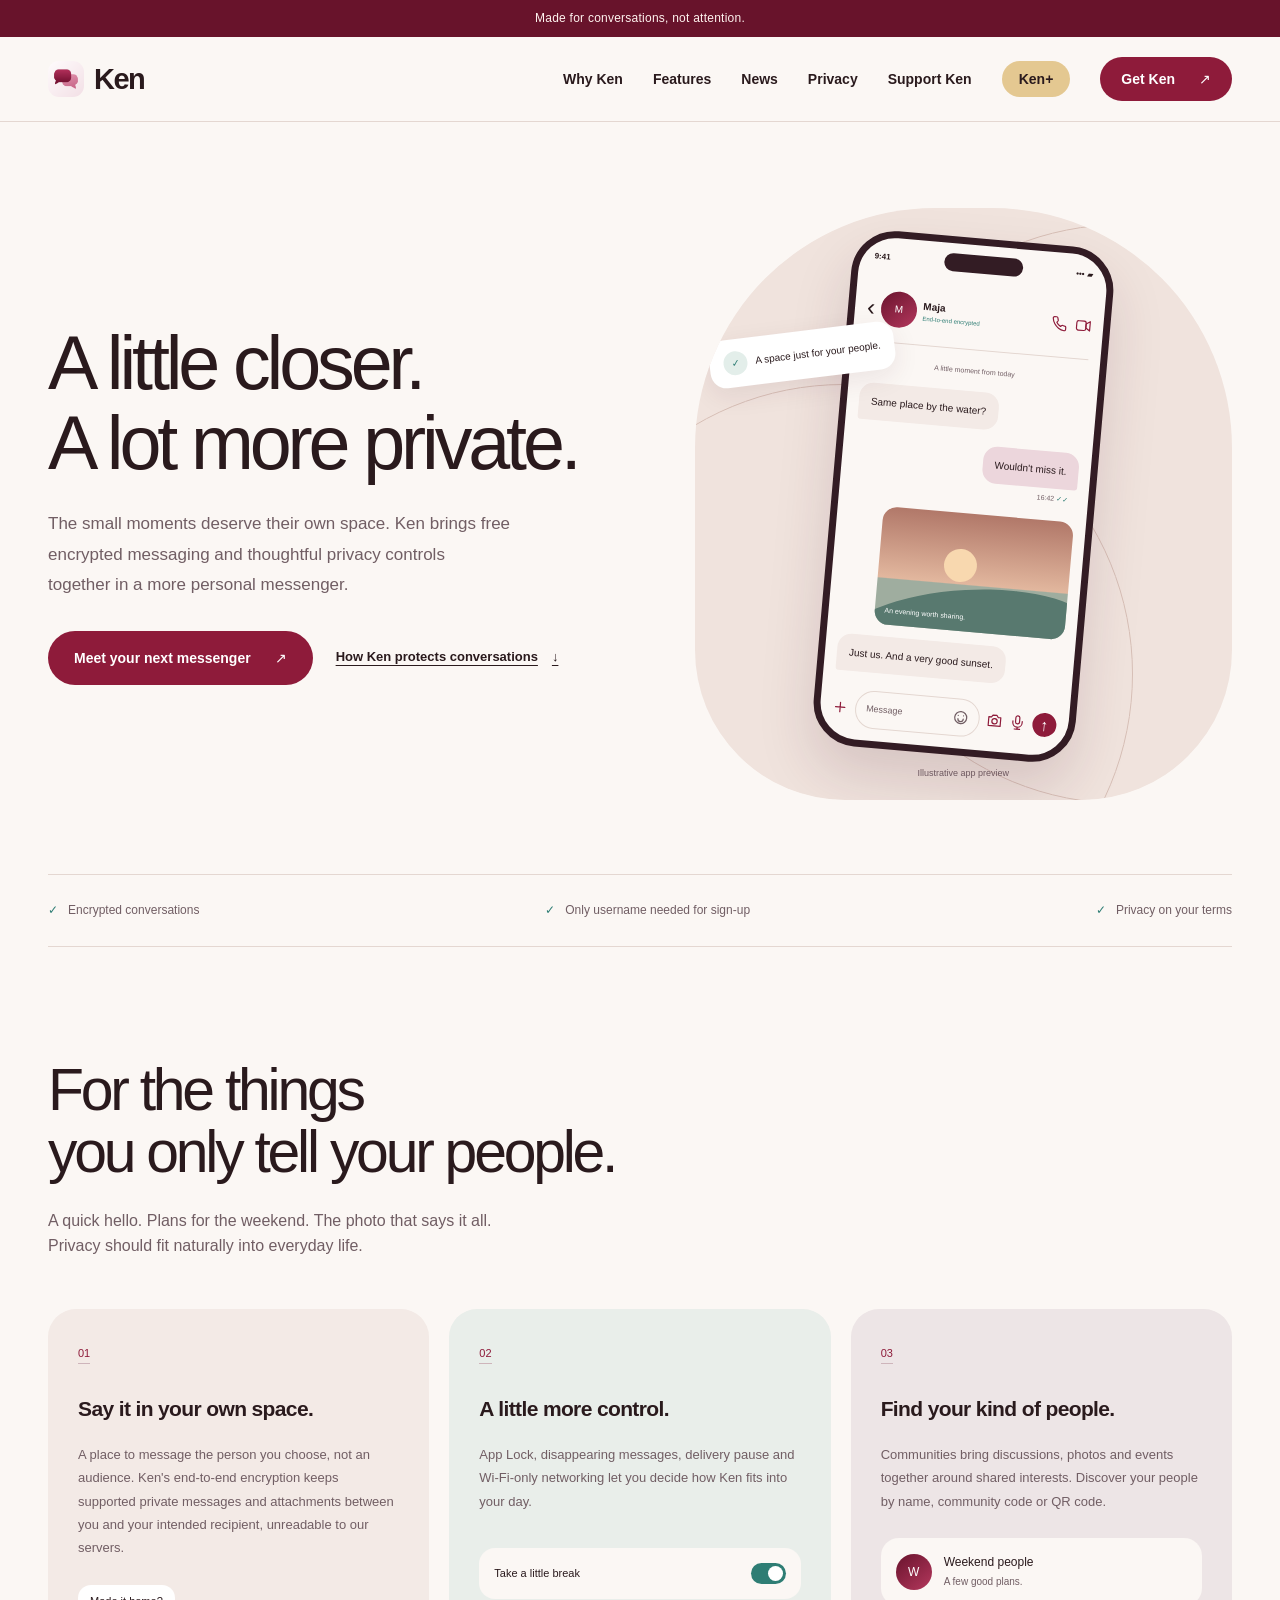
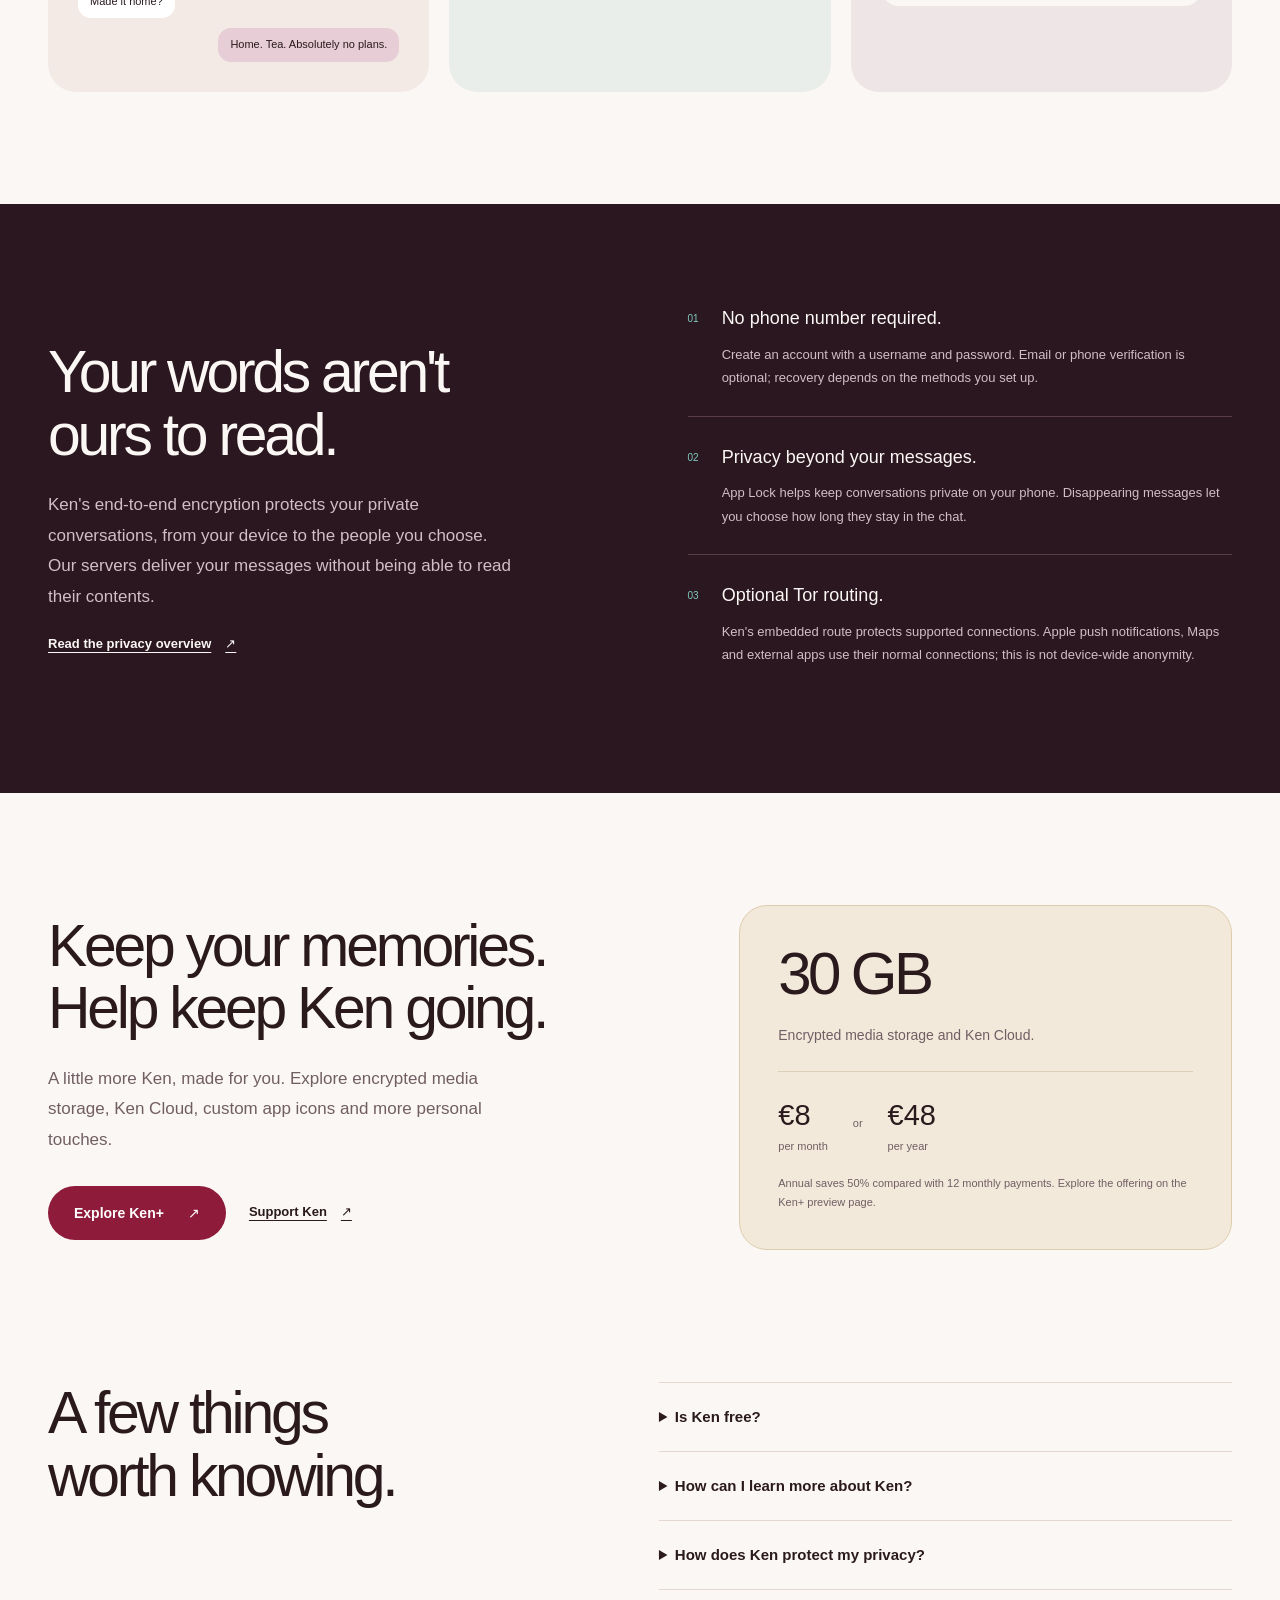
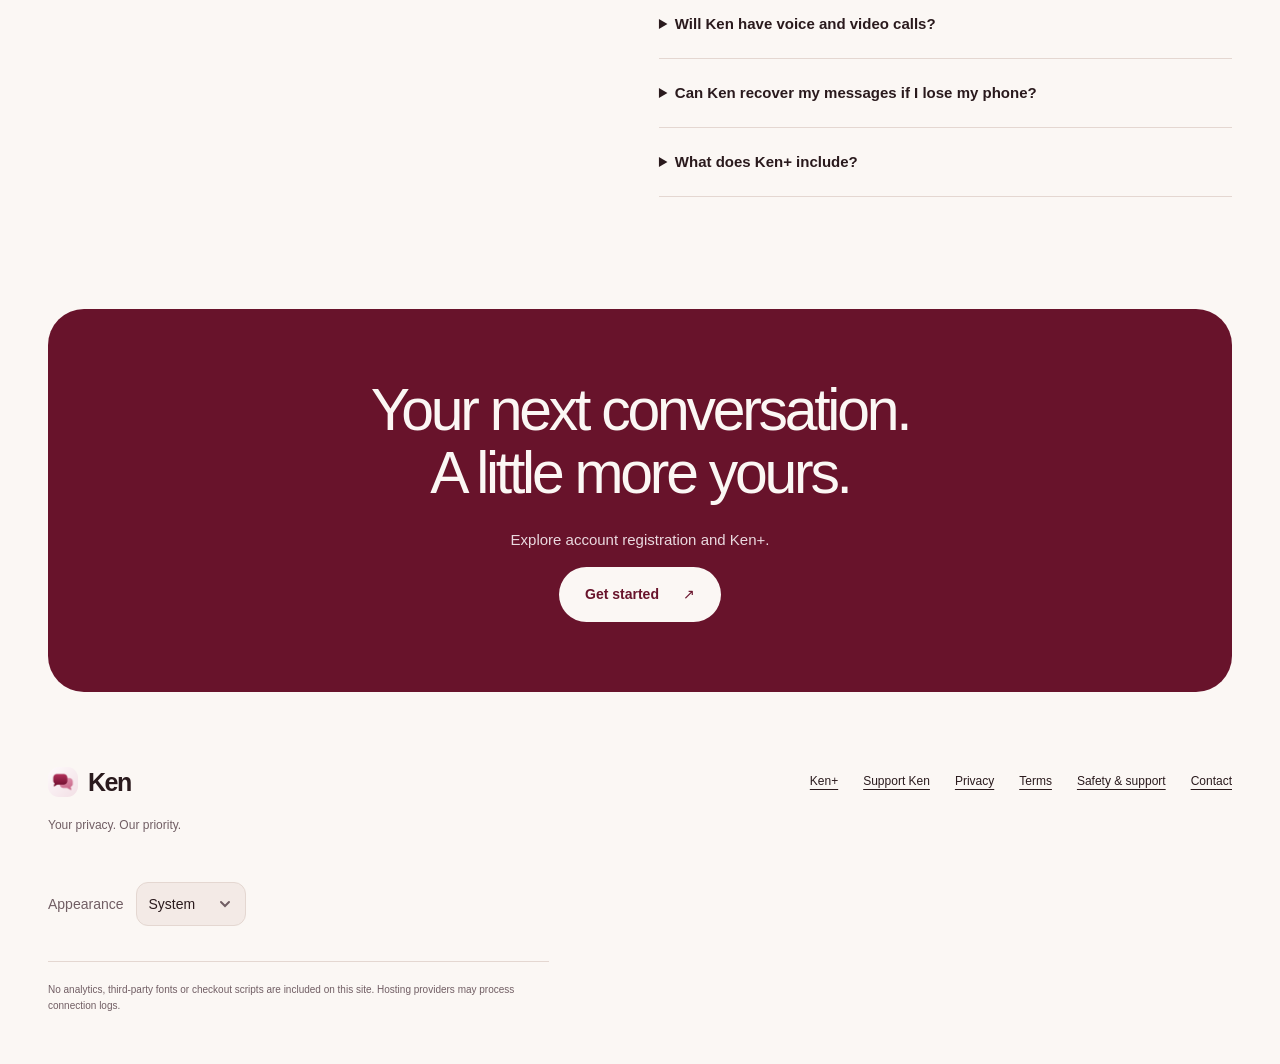
<file: index.html>
<!doctype html>
<html lang="en">
<head>
  <meta charset="utf-8">
  <meta name="viewport" content="width=device-width, initial-scale=1">
  <meta name="description" content="Meet Ken: encrypted messaging, communities and thoughtful privacy controls. Explore the features, Ken+ and news.">
  <link rel="canonical" href="https://kenmessaging.app/">
  <meta name="theme-color" content="#8E1B3A">
  <title>Ken — A little closer. A lot more private.</title>
  <link rel="icon" href="ken-logo.png" type="image/png">
  <link rel="stylesheet" href="styles.css?v=20261112">
  <script src="site.js?v=20261111" defer></script>
</head>
<body>
  <a class="skip" href="#main">Skip to content</a>
  <div class="announcement">Made for conversations, not attention.</div>
  <header class="header"><nav class="wrap navigation" aria-label="Main navigation"><a class="brand" href="https://kenmessaging.app/" aria-label="Ken home"><img src="ken-logo.png" width="36" height="36" alt="">Ken</a><button class="menu-button" aria-expanded="false" aria-controls="nav-links">Menu</button><div class="nav-links" id="nav-links"><a href="https://kenmessaging.app/#why-ken">Why Ken</a><a href="https://kenmessaging.app/features.html">Features</a><a href="https://news.kenmessaging.app/">News</a><a href="https://kenmessaging.app/#privacy">Privacy</a><a href="https://kenmessaging.app/donate.html">Support Ken</a><a class="plus-link" href="https://kenmessaging.app/ken-plus.html" aria-label="Ken+">Ken<span aria-hidden="true">+</span></a><a class="button small" href="https://kenmessaging.app/#get-ken">Get Ken <span aria-hidden="true">↗</span></a></div></nav></header>
  <main id="main">
    <section class="wrap hero">
      <div class="hero-copy">
        <h1>A little closer.<br>A lot more private.</h1>
        <p class="intro">The small moments deserve their own space. Ken brings free encrypted messaging and thoughtful privacy controls together in a more personal messenger.</p>
        <div class="actions"><a class="button" href="#get-ken">Meet your next messenger <span aria-hidden="true">↗</span></a><a class="text-link" href="#privacy">How Ken protects conversations <span aria-hidden="true">↓</span></a></div>
      </div>
      <div class="hero-art" aria-label="Illustration of the Ken app, not a live conversation">
        <span class="art-orbit orbit-one"></span><span class="art-orbit orbit-two"></span>
        <div class="floating-note"><span class="lock-icon" aria-hidden="true">✓</span> A space just for your people.</div>
        <div class="phone">
          <div class="phone-island"></div>
          <div class="phone-status"><span>9:41</span><span aria-hidden="true">••• ▰</span></div>
          <div class="chat-header"><span aria-hidden="true">‹</span><div class="avatar">M</div><div class="chat-contact"><strong>Maja</strong><small>End-to-end encrypted</small></div><div class="chat-actions">
            <svg class="phone-icon" viewBox="0 0 24 24" role="img" aria-label="Voice call"><path d="M22 16.9v3a2 2 0 0 1-2.2 2 19.8 19.8 0 0 1-8.6-3.1 19.5 19.5 0 0 1-6-6A19.8 19.8 0 0 1 2.1 4.2 2 2 0 0 1 4.1 2h3a2 2 0 0 1 2 1.7c.1 1 .4 2 .7 2.9a2 2 0 0 1-.5 2.1L8 10a16 16 0 0 0 6 6l1.3-1.3a2 2 0 0 1 2.1-.5c.9.3 1.9.6 2.9.7a2 2 0 0 1 1.7 2Z"/></svg>
            <svg class="phone-icon" viewBox="0 0 24 24" role="img" aria-label="Video call"><rect x="2" y="5" width="14" height="14" rx="3"/><path d="m16 9 6-4v14l-6-4Z"/></svg>
          </div></div>
          <p class="chat-date">A little moment from today</p>
          <div class="bubble incoming">Same place by the water?</div>
          <div class="outgoing-message"><div class="bubble outgoing">Wouldn't miss it.</div><small class="message-receipt">16:42 <span aria-label="Read">✓✓</span></small></div>
          <div class="chat-photo"><div class="sun"></div><div class="water"></div><span>An evening worth sharing.</span></div>
          <div class="bubble incoming">Just us. And a very good sunset.</div>
          <div class="phone-composer"><svg class="phone-icon" viewBox="0 0 24 24" role="img" aria-label="Add attachment"><path d="M12 5v14M5 12h14"/></svg><div class="phone-compose"><span>Message</span><svg class="phone-icon" viewBox="0 0 24 24" role="img" aria-label="Emojis"><circle cx="12" cy="12" r="9"/><path d="M8 14a4 4 0 0 0 8 0M8 9h.01M16 9h.01"/></svg></div><svg class="phone-icon" viewBox="0 0 24 24" role="img" aria-label="Photo options"><path d="M9 4 7 7H3v13h18V7h-4l-2-3Z"/><circle cx="12" cy="13" r="4"/></svg><svg class="phone-icon" viewBox="0 0 24 24" role="img" aria-label="Record voice message"><rect x="9" y="2" width="6" height="12" rx="3"/><path d="M5 10v2a7 7 0 0 0 14 0v-2M12 19v3M8 22h8"/></svg><span class="send-icon" aria-label="Send message">↑</span></div>
        </div>
        <p class="illustration-label">Illustrative app preview</p>
      </div>
    </section>
    <div class="principles wrap" aria-label="Ken at a glance"><span>Encrypted conversations</span><span>Only username needed for sign-up</span><span>Privacy on your terms</span></div>
    <section class="wrap section" id="why-ken">
      <div class="section-heading"><h2>For the things<br>you only tell your people.</h2><p>A quick hello. Plans for the weekend. The photo that says it all. Privacy should fit naturally into everyday life.</p></div>
      <div class="feature-grid">
        <article class="feature feature-chat"><span class="feature-icon" aria-hidden="true">01</span><h3>Say it in your own space.</h3><p>A place to message the person you choose, not an audience. Ken's end-to-end encryption keeps supported private messages and attachments between you and your intended recipient, unreadable to our servers.</p><div class="mini-bubbles" aria-hidden="true"><span>Made it home?</span><span>Home. Tea. Absolutely no plans.</span></div></article>
        <article class="feature feature-controls"><span class="feature-icon" aria-hidden="true">02</span><h3>A little more control.</h3><p>App Lock, disappearing messages, delivery pause and Wi-Fi-only networking let you decide how Ken fits into your day.</p><div class="control-demo" aria-hidden="true"><span>Take a little break</span><i class="toggle"></i></div></article>
        <article class="feature feature-community"><span class="feature-icon" aria-hidden="true">03</span><h3>Find your kind of people.</h3><p>Communities bring discussions, photos and events together around shared interests. Discover your people by name, community code or QR code.</p><div class="community-demo" aria-hidden="true"><span class="avatar">W</span><span>Weekend people<br><small>A few good plans.</small></span></div></article>
      </div>
    </section>
    <section class="privacy-section" id="privacy"><div class="wrap privacy-grid">
      <div><h2>Your words aren't<br>ours to read.</h2><p class="intro">Ken's end-to-end encryption protects your private conversations, from your device to the people you choose. Our servers deliver your messages without being able to read their contents.</p><a class="text-link" href="legal.html#privacy">Read the privacy overview <span aria-hidden="true">↗</span></a></div>
      <div class="privacy-points">
        <article><span aria-hidden="true">01</span><div><h3>No phone number required.</h3><p>Create an account with a username and password. Email or phone verification is optional; recovery depends on the methods you set up.</p></div></article>
        <article><span aria-hidden="true">02</span><div><h3>Privacy beyond your messages.</h3><p>App Lock helps keep conversations private on your phone. Disappearing messages let you choose how long they stay in the chat.</p></div></article>
        <article><span aria-hidden="true">03</span><div><h3>Optional Tor routing.</h3><p>Ken's embedded route protects supported connections. Apple push notifications, Maps and external apps use their normal connections; this is not device-wide anonymity.</p></div></article>
      </div>
    </div></section>
    <section class="wrap section plus-section">
      <div><h2>Keep your memories.<br>Help keep Ken going.</h2><p class="intro">A little more Ken, made for you. Explore encrypted media storage, Ken Cloud, custom app icons and more personal touches.</p><div class="actions"><a class="button" href="ken-plus.html">Explore Ken+ <span aria-hidden="true">↗</span></a><a class="text-link" href="donate.html">Support Ken <span aria-hidden="true">↗</span></a></div></div>
      <div class="plus-card"><h3>30 GB</h3><p>Encrypted media storage and Ken Cloud.</p><div class="price-pair"><p><strong>€8</strong><span>per month</span></p><span>or</span><p><strong>€48</strong><span>per year</span></p></div><p class="caption">Annual saves 50% compared with 12 monthly payments. Explore the offering on the Ken+ preview page.</p></div>
    </section>
    <section class="wrap section faq-section" id="questions">
      <div class="section-heading"><h2>A few things<br>worth knowing.</h2></div>
      <div class="faq-list">
        <details><summary>Is Ken free?</summary><p>Yes. Ken's messaging is free. Ken+ is an optional premium upgrade, not a requirement to chat.</p></details>
        <details><summary>How can I learn more about Ken?</summary><p>Explore the <a href="features.html">features</a> and follow product updates on <a href="https://news.kenmessaging.app/">Ken News</a>.</p></details>
        <details><summary>How does Ken protect my privacy?</summary><p>Your conversations are yours. End-to-end encryption keeps supported private messages and attachments unreadable to our servers. For a clear explanation of account information, message delivery and optional services, read our <a href="legal.html#privacy">privacy overview</a>.</p></details>
        <details><summary>Will Ken have voice and video calls?</summary><p>Yes. Voice and video calling are part of Ken. Our <a href="features.html">feature list</a> covers the experience we are building.</p></details>
        <details><summary>Can Ken recover my messages if I lose my phone?</summary><p>Account recovery does not recover lost device encryption keys or chat history. Keep your existing device and keys safe.</p></details>
        <details><summary>What does Ken+ include?</summary><p>Explore 30 GB of encrypted media storage, Ken Cloud, custom icons and other personalization on the <a href="ken-plus.html">Ken+ page</a>. Messaging stays free.</p></details>
      </div>
    </section>
    <section class="wrap get-section" id="get-ken"><h2>Your next conversation.<br>A little more yours.</h2><p>Explore account registration and Ken+.</p><a class="button light" href="https://register.kenmessaging.app/">Get started <span aria-hidden="true">↗</span></a></section>
  </main>
  <footer class="wrap footer"><div><a class="brand" href="./"><img src="ken-logo.png" width="30" height="30" alt="">Ken</a><p>Your privacy. Our priority.</p></div><nav aria-label="Footer"><a href="ken-plus.html">Ken+</a><a href="donate.html">Support Ken</a><a href="legal.html#privacy">Privacy</a><a href="legal.html#terms">Terms</a><a href="legal.html#safety">Safety & support</a><a href="mailto:Kenmessaging@proton.me">Contact</a></nav><label class="theme-choice">Appearance <select data-theme-choice><option value="system">System</option><option value="light">Light</option><option value="dark">Dark</option></select></label><p class="footer-note">No analytics, third-party fonts or checkout scripts are included on this site. Hosting providers may process connection logs.</p></footer>
</body>
</html>
</file>
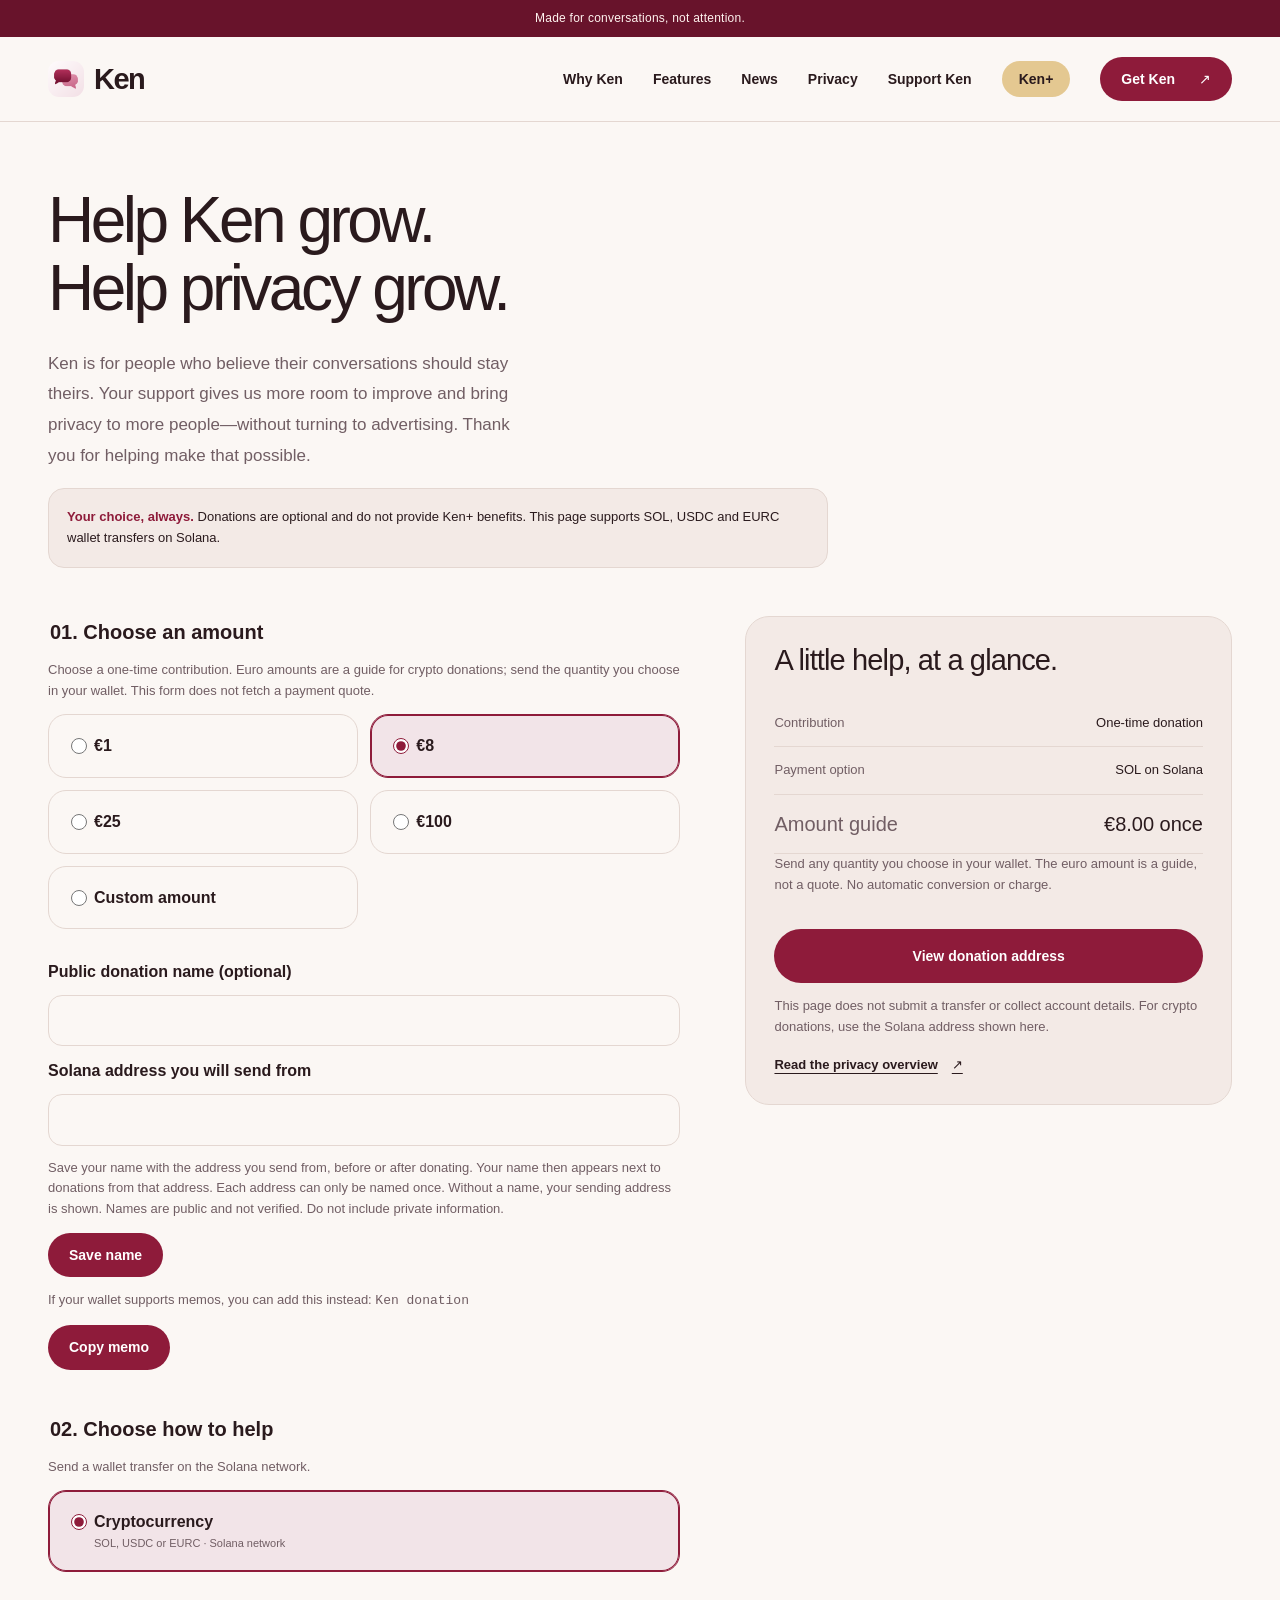
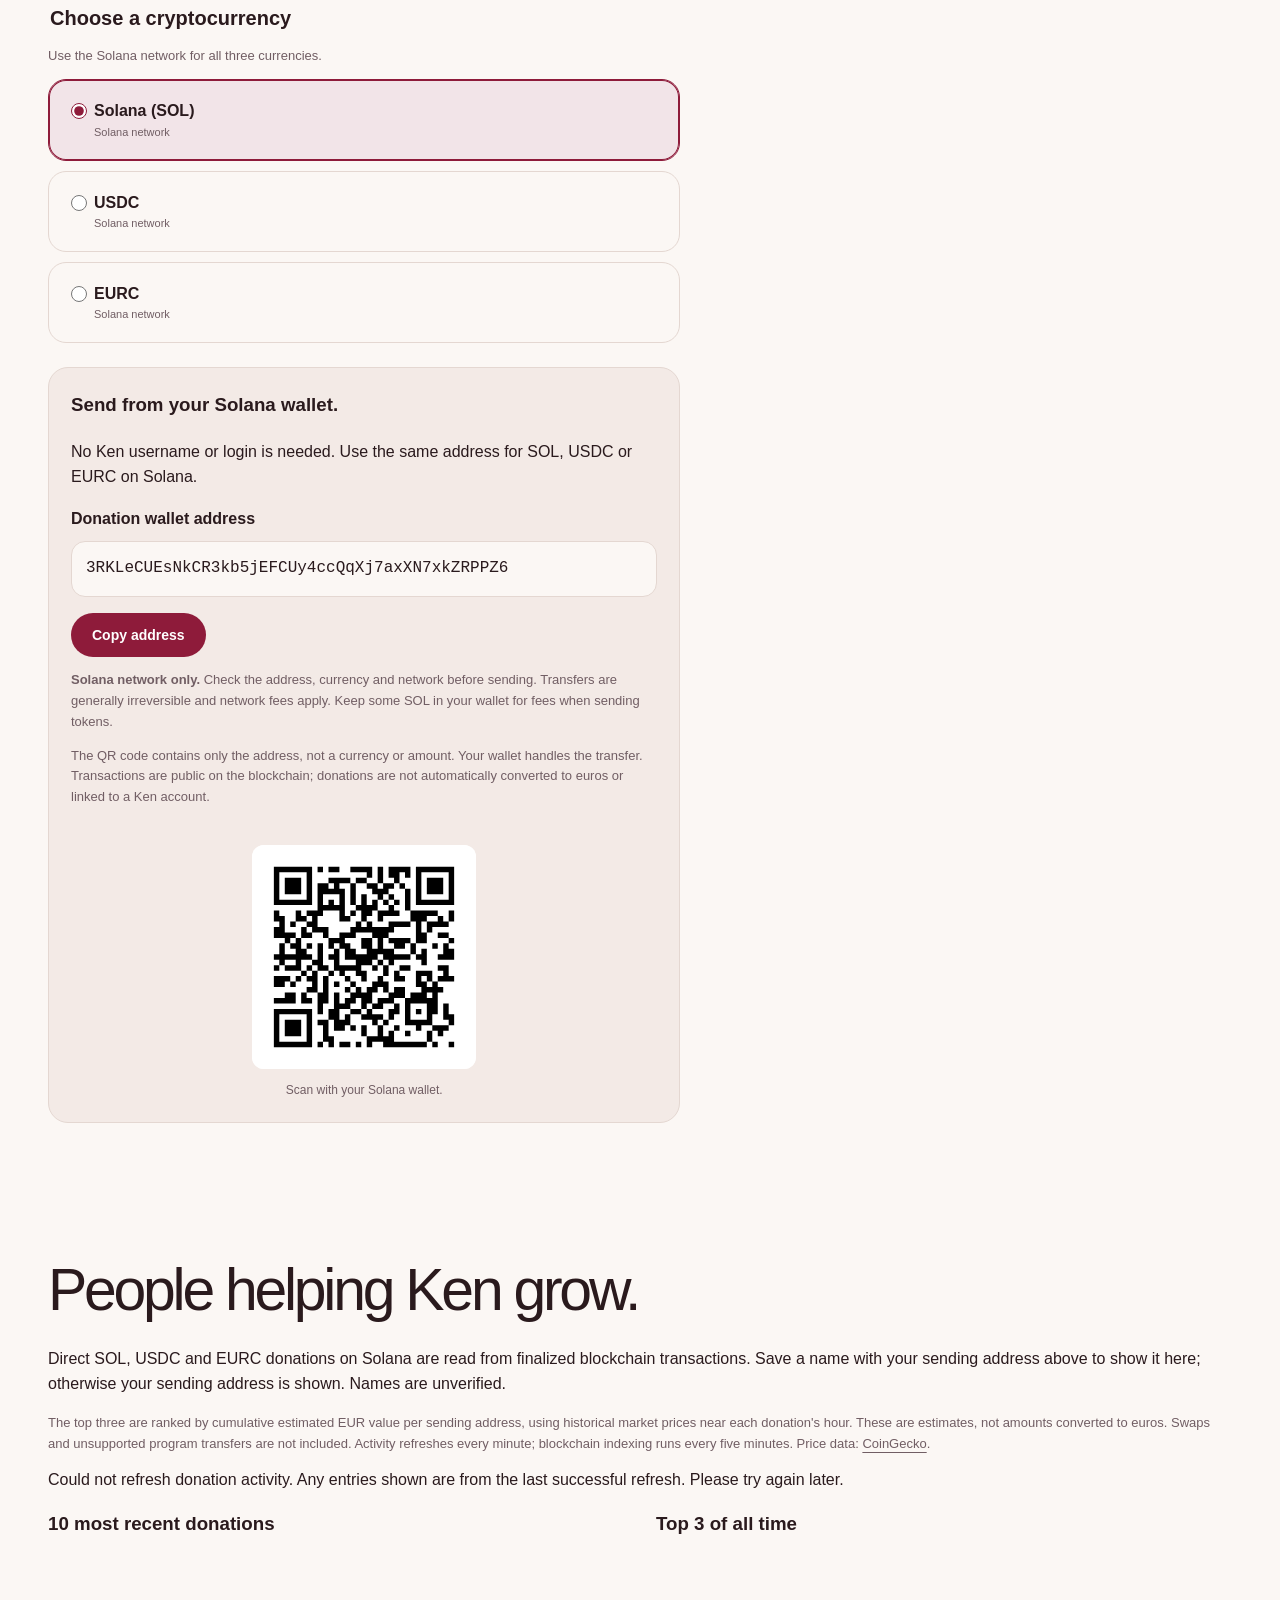
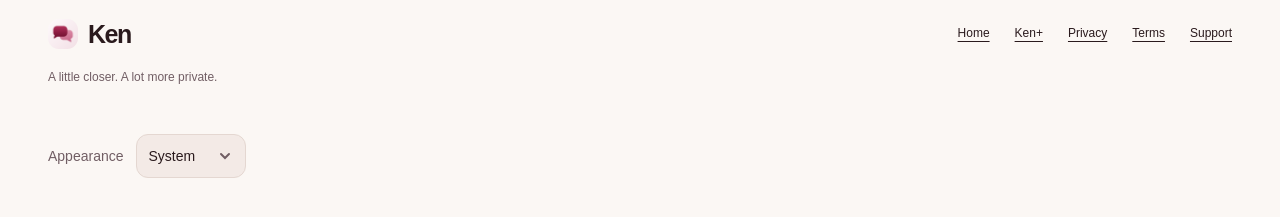
<file: donate.html>
<!doctype html>
<html lang="en">
<head>
  <meta charset="utf-8">
  <meta name="viewport" content="width=device-width, initial-scale=1">
  <meta name="description" content="Help Ken and privacy grow. Donate SOL, USDC or EURC on Solana to support an independent messenger without advertising.">
  <link rel="canonical" href="https://kenmessaging.app/donate.html">
  <meta name="theme-color" content="#8E1B3A">
  <title>Support Ken — A little closer. A lot more private.</title>
  <link rel="icon" href="ken-logo.png" type="image/png">
  <link rel="stylesheet" href="styles.css?v=20261112">
  <script src="site.js?v=20261112" defer></script>
</head>
<body>
<a class="skip" href="#main">Skip to content</a>
<div class="announcement">Made for conversations, not attention.</div>
<header class="header"><nav class="wrap navigation" aria-label="Main navigation"><a class="brand" href="https://kenmessaging.app/" aria-label="Ken home"><img src="ken-logo.png" width="36" height="36" alt="">Ken</a><button class="menu-button" aria-expanded="false" aria-controls="nav-links">Menu</button><div class="nav-links" id="nav-links"><a href="https://kenmessaging.app/#why-ken">Why Ken</a><a href="https://kenmessaging.app/features.html">Features</a><a href="https://news.kenmessaging.app/">News</a><a href="https://kenmessaging.app/#privacy">Privacy</a><a href="https://kenmessaging.app/donate.html">Support Ken</a><a class="plus-link" href="https://kenmessaging.app/ken-plus.html" aria-label="Ken+">Ken<span aria-hidden="true">+</span></a><a class="button small" href="https://kenmessaging.app/#get-ken">Get Ken <span aria-hidden="true">↗</span></a></div></nav></header>
<main class="wrap" id="main">
  <section class="payment-hero">
    <h1>Help Ken grow.<br>Help privacy grow.</h1>
    <p class="intro">Ken is for people who believe their conversations should stay theirs. Your support gives us more room to improve and bring privacy to more people—without turning to advertising. Thank you for helping make that possible.</p>
    <p class="notice"><strong>Your choice, always.</strong> Donations are optional and do not provide Ken+ benefits. This page supports SOL, USDC and EURC wallet transfers on Solana.</p>
  </section>
  <div class="checkout-grid">
    <form class="checkout-form" id="donation-preview" novalidate>
      <fieldset><legend>01. Choose an amount</legend><p class="hint">Choose a one-time contribution. Euro amounts are a guide for crypto donations; send the quantity you choose in your wallet. This form does not fetch a payment quote.</p><div class="plans">
        <label class="option"><input type="radio" name="amount" value="1"><span class="option-content"><strong>€1</strong></span></label>
        <label class="option"><input type="radio" name="amount" value="8" checked><span class="option-content"><strong>€8</strong></span></label>
        <label class="option"><input type="radio" name="amount" value="25"><span class="option-content"><strong>€25</strong></span></label>
        <label class="option"><input type="radio" name="amount" value="100"><span class="option-content"><strong>€100</strong></span></label>
        <label class="option"><input type="radio" name="amount" value="custom" aria-controls="custom-amount-field"><span class="option-content"><strong>Custom amount</strong></span></label>
      </div></fieldset>
      <section id="custom-amount-field" hidden><label class="field-label" for="custom-amount">Donation amount guide in EUR</label><input id="custom-amount" type="number" inputmode="decimal" min="1" max="100000" step="0.01" placeholder="€" aria-describedby="amount-help" disabled><p class="hint" id="amount-help">Enter €1 to €100,000, with up to two decimal places. This is an amount guide only; you can send any crypto quantity directly from your wallet.</p></section>
      <section>
        <label class="field-label" for="donation-name">Public donation name (optional)</label>
        <input id="donation-name" type="text" maxlength="40" autocomplete="off" aria-describedby="donation-name-help">
        <label class="field-label" for="donation-sender">Solana address you will send from</label>
        <input id="donation-sender" type="text" maxlength="44" autocomplete="off" autocapitalize="off" spellcheck="false" aria-describedby="donation-name-help">
        <p class="hint" id="donation-name-help">Save your name with the address you send from, before or after donating. Your name then appears next to donations from that address. Each address can only be named once. Without a name, your sending address is shown. Names are public and not verified. Do not include private information.</p>
        <button class="button small" id="save-donation-name" type="button" hidden>Save name</button>
        <p class="hint" id="donation-name-status" role="status" aria-live="polite"></p>
        <p class="hint">If your wallet supports memos, you can add this instead: <code id="donation-memo">Ken donation</code></p>
        <button class="button small" id="copy-donation-memo" type="button" hidden>Copy memo</button>
        <p class="hint" id="donation-memo-status" role="status" aria-live="polite"></p>
      </section>
      <fieldset><legend>02. Choose how to help</legend><p class="hint">Send a wallet transfer on the Solana network.</p><div class="payment-methods">
        <label class="option"><input type="radio" name="method" value="crypto" checked aria-controls="crypto-options"><span class="option-content"><strong>Cryptocurrency</strong><small>SOL, USDC or EURC · Solana network</small></span></label>
      </div></fieldset>
      <fieldset id="crypto-options"><legend>Choose a cryptocurrency</legend><p class="hint">Use the Solana network for all three currencies.</p><div class="payment-methods">
        <label class="option"><input type="radio" name="crypto" value="solana-sol" checked><span class="option-content"><strong>Solana (SOL)</strong><small>Solana network</small></span></label>
        <label class="option"><input type="radio" name="crypto" value="solana-usdc"><span class="option-content"><strong>USDC</strong><small>Solana network</small></span></label>
        <label class="option"><input type="radio" name="crypto" value="solana-eurc"><span class="option-content"><strong>EURC</strong><small>Solana network</small></span></label>
      </div>
      <section class="sol-donation estimate-card" aria-labelledby="sol-heading">
        <div>
          <h3 id="sol-heading">Send from your Solana wallet.</h3>
          <p>No Ken username or login is needed. Use the same address for SOL, USDC or EURC on Solana.</p>
          <p class="field-label" id="sol-address-label">Donation wallet address</p>
          <code class="wallet-address" id="sol-address" aria-labelledby="sol-address-label">3RKLeCUEsNkCR3kb5jEFCUy4ccQqXj7axXN7xkZRPPZ6</code>
          <button class="button small" id="copy-sol-address" type="button" hidden>Copy address</button>
          <p class="hint" id="sol-copy-status" role="status" aria-live="polite"></p>
          <p class="hint"><strong>Solana network only.</strong> Check the address, currency and network before sending. Transfers are generally irreversible and network fees apply. Keep some SOL in your wallet for fees when sending tokens.</p>
          <p class="hint">The QR code contains only the address, not a currency or amount. Your wallet handles the transfer. Transactions are public on the blockchain; donations are not automatically converted to euros or linked to a Ken account.</p>
        </div>
        <figure class="wallet-qr"><img src="sol-donation-qr.svg" width="224" height="224" alt="QR code for the Solana donation wallet address shown alongside"><figcaption>Scan with your Solana wallet.</figcaption></figure>
      </section></fieldset>
    </form>
    <aside class="order-card" aria-label="Donation summary">
      <h2>A little help, at a glance.</h2>
      <dl><div><dt>Contribution</dt><dd id="summary-plan">One-time donation</dd></div><div><dt>Payment option</dt><dd id="summary-method">SOL on Solana</dd></div><div class="total"><dt>Amount guide</dt><dd id="summary-price">€8.00 once</dd></div></dl>
      <p class="hint" id="summary-detail">Send any quantity you choose in your wallet. No automatic conversion or charge.</p>
      <button class="button" type="submit" form="donation-preview" id="donation-check" disabled>View donation address <span aria-hidden="true">↗</span></button>
      <p id="preview-status" class="hint" role="status" aria-live="polite"></p>
      <p class="hint">This page does not submit a transfer or collect account details. For crypto donations, use the Solana address shown here.</p>
      <a class="text-link" href="legal.html#privacy">Read the privacy overview <span aria-hidden="true">↗</span></a>
    </aside>
  </div>
  <section id="donation-activity" data-endpoint="https://donations.kenmessaging.app/" aria-labelledby="donation-activity-heading">
    <h2 id="donation-activity-heading">People helping Ken grow.</h2>
    <p>Direct SOL, USDC and EURC donations on Solana are read from finalized blockchain transactions. Save a name with your sending address above to show it here; otherwise your sending address is shown. Names are unverified.</p>
    <p class="hint">The top three are ranked by cumulative estimated EUR value per sending address, using historical market prices near each donation's hour. These are estimates, not amounts converted to euros. Swaps and unsupported program transfers are not included. Activity refreshes every minute; blockchain indexing runs every five minutes. Price data: <a href="https://www.coingecko.com/en/api" rel="noreferrer">CoinGecko</a>.</p>
    <p id="donation-activity-status" role="status" aria-live="polite">Loading donation activity...</p>
    <noscript><p>Enable JavaScript to load public donation activity.</p></noscript>
    <div class="donation-lists">
      <section><h3>10 most recent donations</h3><ol id="recent-donations"></ol></section>
      <section><h3>Top 3 of all time</h3><ol id="top-donors"></ol></section>
    </div>
  </section>
</main>
<footer class="wrap footer"><div><a class="brand" href="./"><img src="ken-logo.png" width="30" height="30" alt="">Ken</a><p>A little closer. A lot more private.</p></div><nav aria-label="Footer"><a href="./">Home</a><a href="ken-plus.html">Ken+</a><a href="legal.html#privacy">Privacy</a><a href="legal.html#terms">Terms</a><a href="legal.html#safety">Support</a></nav><label class="theme-choice">Appearance <select data-theme-choice><option value="system">System</option><option value="light">Light</option><option value="dark">Dark</option></select></label></footer>
</body>
</html>
</file>
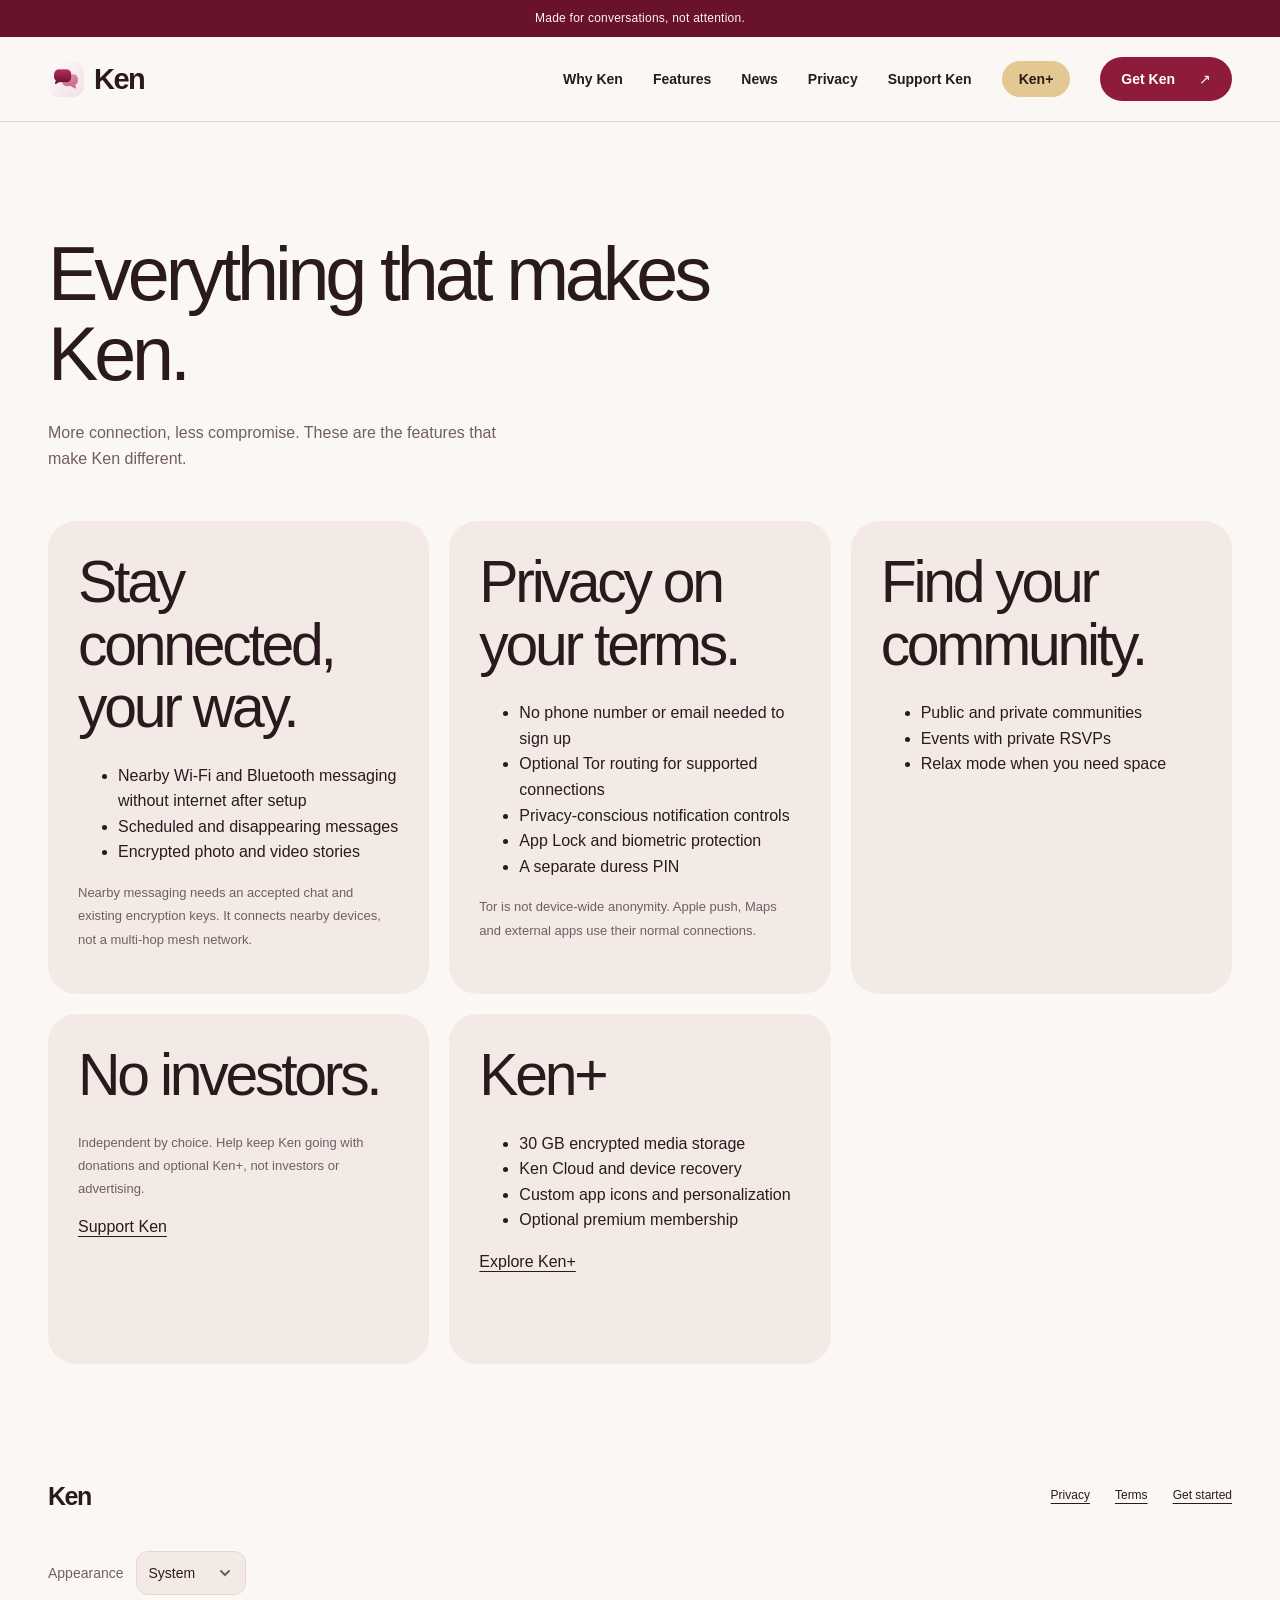
<file: features.html>
<!doctype html>
<html lang="en">
<head><meta charset="utf-8"><meta name="viewport" content="width=device-width, initial-scale=1"><meta name="description" content="Explore Ken's features: encrypted chats, communities, calls, privacy controls and Ken+."><link rel="canonical" href="https://kenmessaging.app/features.html"><title>Ken — Features</title><link rel="icon" href="ken-logo.png"><link rel="stylesheet" href="styles.css?v=20261112"><script src="site.js?v=20261111" defer></script></head>
<body>
<a class="skip" href="#main">Skip to content</a>
<div class="announcement">Made for conversations, not attention.</div>
<header class="header"><nav class="wrap navigation" aria-label="Main navigation"><a class="brand" href="https://kenmessaging.app/" aria-label="Ken home"><img src="ken-logo.png" width="36" height="36" alt="">Ken</a><button class="menu-button" aria-expanded="false" aria-controls="nav-links">Menu</button><div class="nav-links" id="nav-links"><a href="https://kenmessaging.app/#why-ken">Why Ken</a><a href="https://kenmessaging.app/features.html">Features</a><a href="https://news.kenmessaging.app/">News</a><a href="https://kenmessaging.app/#privacy">Privacy</a><a href="https://kenmessaging.app/donate.html">Support Ken</a><a class="plus-link" href="https://kenmessaging.app/ken-plus.html" aria-label="Ken+">Ken<span aria-hidden="true">+</span></a><a class="button small" href="https://kenmessaging.app/#get-ken">Get Ken <span aria-hidden="true">↗</span></a></div></nav></header>
<main class="wrap section" id="main">
<div class="section-heading"><h1>Everything that makes Ken.</h1><p>More connection, less compromise. These are the features that make Ken different.</p></div>
<div class="feature-grid">
<article class="feature"><h2>Stay connected, your way.</h2><ul><li>Nearby Wi-Fi and Bluetooth messaging without internet after setup</li><li>Scheduled and disappearing messages</li><li>Encrypted photo and video stories</li></ul><p class="hint">Nearby messaging needs an accepted chat and existing encryption keys. It connects nearby devices, not a multi-hop mesh network.</p></article>
<article class="feature"><h2>Privacy on your terms.</h2><ul><li>No phone number or email needed to sign up</li><li>Optional Tor routing for supported connections</li><li>Privacy-conscious notification controls</li><li>App Lock and biometric protection</li><li>A separate duress PIN</li></ul><p class="hint">Tor is not device-wide anonymity. Apple push, Maps and external apps use their normal connections.</p></article>
<article class="feature"><h2>Find your community.</h2><ul><li>Public and private communities</li><li>Events with private RSVPs</li><li>Relax mode when you need space</li></ul></article>
<article class="feature"><h2>No investors.</h2><p>Independent by choice. Help keep Ken going with donations and optional Ken+, not investors or advertising.</p><a href="donate.html">Support Ken</a></article>
<article class="feature"><h2>Ken+</h2><ul><li>30 GB encrypted media storage</li><li>Ken Cloud and device recovery</li><li>Custom app icons and personalization</li><li>Optional premium membership</li></ul><a href="ken-plus.html">Explore Ken+</a></article>
</div>
</main>
<footer class="wrap footer"><a class="brand" href="https://kenmessaging.app/">Ken</a><nav aria-label="Footer"><a href="legal.html#privacy">Privacy</a><a href="legal.html#terms">Terms</a><a href="https://register.kenmessaging.app/">Get started</a></nav><label class="theme-choice">Appearance <select data-theme-choice><option value="system">System</option><option value="light">Light</option><option value="dark">Dark</option></select></label></footer>
</body></html>
</file>
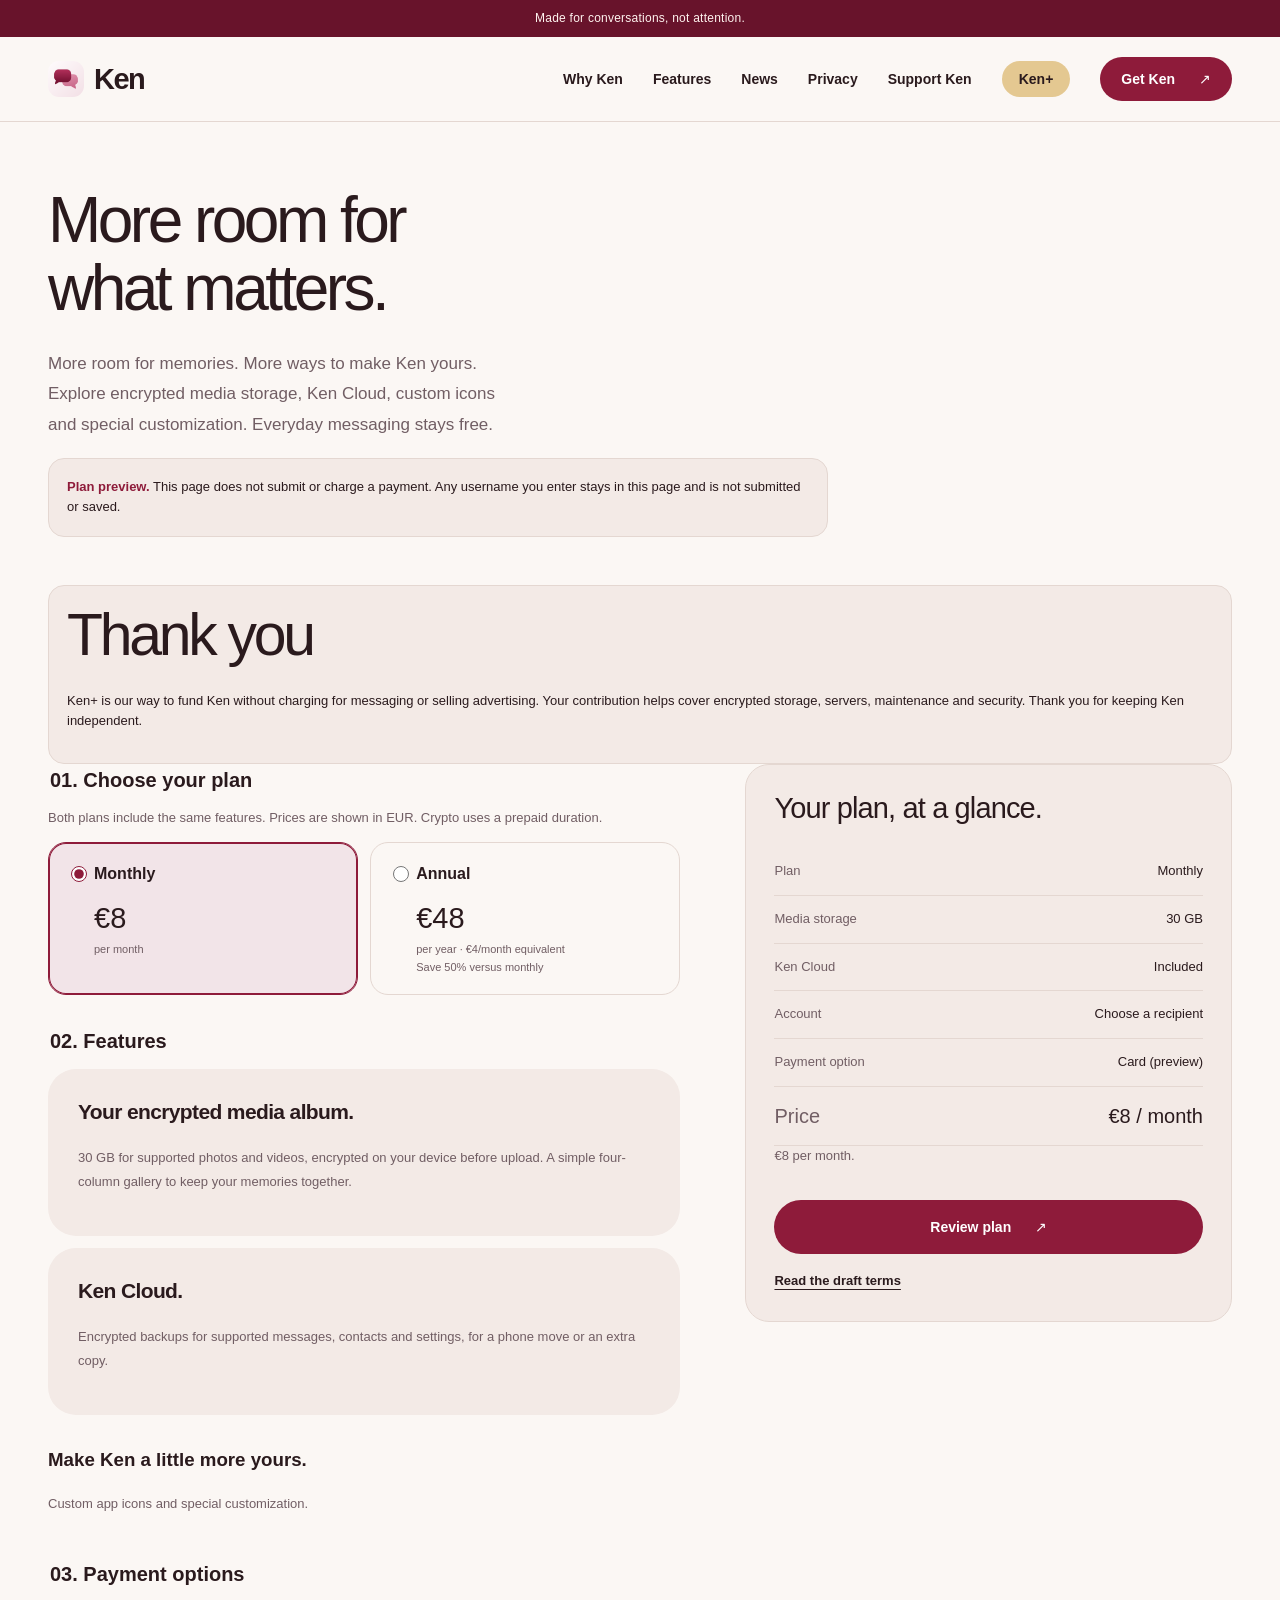
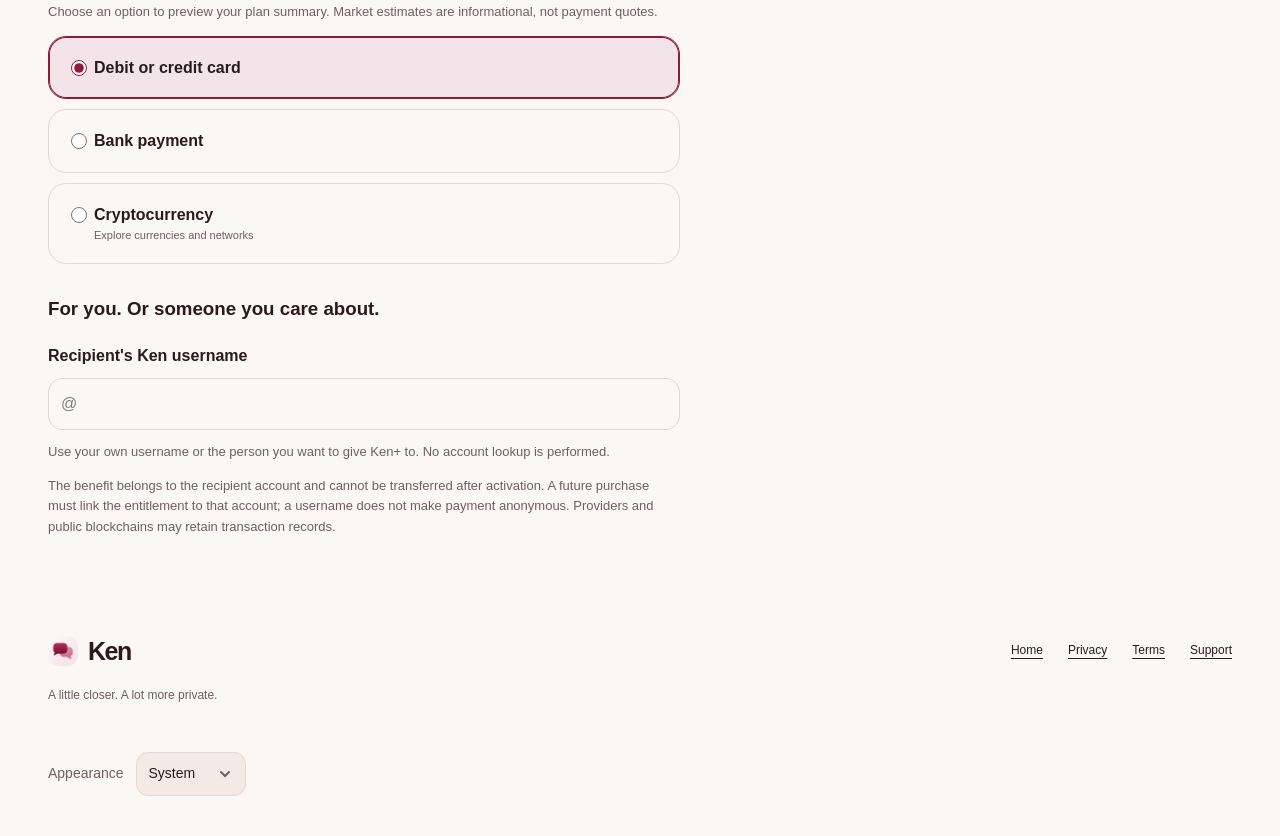
<file: ken-plus.html>
<!doctype html>
<html lang="en">
<head><meta charset="utf-8"><meta name="viewport" content="width=device-width, initial-scale=1"><meta name="description" content="Explore Ken+: encrypted storage, Ken Cloud and customization. €8 per month or €48 per year. Explore membership details and features."><link rel="canonical" href="https://kenmessaging.app/ken-plus.html"><meta name="theme-color" content="#8E1B3A"><title>Ken+ — More room for what matters</title><link rel="icon" href="ken-logo.png" type="image/png"><link rel="stylesheet" href="styles.css?v=20261112"><script src="site.js?v=20261111" defer></script></head>
<body>
<a class="skip" href="#main">Skip to content</a>
<div class="announcement">Made for conversations, not attention.</div>
<header class="header"><nav class="wrap navigation" aria-label="Main navigation"><a class="brand" href="https://kenmessaging.app/" aria-label="Ken home"><img src="ken-logo.png" width="36" height="36" alt="">Ken</a><button class="menu-button" aria-expanded="false" aria-controls="nav-links">Menu</button><div class="nav-links" id="nav-links"><a href="https://kenmessaging.app/#why-ken">Why Ken</a><a href="https://kenmessaging.app/features.html">Features</a><a href="https://news.kenmessaging.app/">News</a><a href="https://kenmessaging.app/#privacy">Privacy</a><a href="https://kenmessaging.app/donate.html">Support Ken</a><a class="plus-link" href="https://kenmessaging.app/ken-plus.html" aria-label="Ken+">Ken<span aria-hidden="true">+</span></a><a class="button small" href="https://kenmessaging.app/#get-ken">Get Ken <span aria-hidden="true">↗</span></a></div></nav></header>
<main class="wrap" id="main">
  <section class="payment-hero"><h1>More room for<br>what matters.</h1><p class="intro">More room for memories. More ways to make Ken yours. Explore encrypted media storage, Ken Cloud, custom icons and special customization. Everyday messaging stays free.</p><p class="notice"><strong>Plan preview.</strong> This page does not submit or charge a payment. Any username you enter stays in this page and is not submitted or saved.</p></section>
  <section class="notice"><h2>Thank you</h2><p>Ken+ is our way to fund Ken without charging for messaging or selling advertising. Your contribution helps cover encrypted storage, servers, maintenance and security. Thank you for keeping Ken independent.</p></section>
  <div class="checkout-grid">
    <form class="checkout-form" id="plan-preview">
      <fieldset id="subscription-plans"><legend>01. Choose your plan</legend><p class="hint">Both plans include the same features. Prices are shown in EUR. Crypto uses a prepaid duration.</p><div class="plans">
        <label class="option"><input type="radio" name="plan" value="monthly" checked><span class="option-content"><strong>Monthly</strong><span class="option-price">€8</span><small>per month</small></span></label>
        <label class="option"><input type="radio" name="plan" value="annual"><span class="option-content"><strong>Annual</strong><span class="option-price">€48</span><small>per year · €4/month equivalent</small><small class="save-note">Save 50% versus monthly</small></span></label>
      </div></fieldset>
      <fieldset id="crypto-duration" hidden disabled><legend>Choose how many months</legend><label class="field-label" for="prepaid-months">Prepaid months</label><select id="prepaid-months" name="months"></select><p class="hint">1–24 months. Each full 12-month block costs €48; additional months cost €8 each. For the lowest price over a year, choose a full 12-month block: 11 months cost €88, while 12 months cost €48. A one-time payment, with no automatic renewal. These are EUR estimates, not cryptocurrency quotes.</p></fieldset>
      <fieldset><legend>02. Features</legend><div class="feature-grid" style="grid-template-columns:1fr;gap:12px"><article class="feature" style="min-height:0"><h3>Your encrypted media album.</h3><p>30 GB for supported photos and videos, encrypted on your device before upload. A simple four-column gallery to keep your memories together.</p></article><article class="feature" style="min-height:0"><h3>Ken Cloud.</h3><p>Encrypted backups for supported messages, contacts and settings, for a phone move or an extra copy.</p></article></div></fieldset>
      <section><h3>Make Ken a little more yours.</h3><p class="hint">Custom app icons and special customization.</p></section>
      <fieldset><legend>03. Payment options</legend><p class="hint">Choose an option to preview your plan summary. Market estimates are informational, not payment quotes.</p><div class="payment-methods">
        <label class="option"><input type="radio" name="method" value="card" checked><span class="option-content"><strong>Debit or credit card</strong></span></label>
        <label class="option"><input type="radio" name="method" value="bank"><span class="option-content"><strong>Bank payment</strong></span></label>
        <label class="option"><input type="radio" name="method" value="crypto" aria-controls="crypto-options"><span class="option-content"><strong>Cryptocurrency</strong><small>Explore currencies and networks</small></span></label>
      </div></fieldset>
      <fieldset id="crypto-options" hidden disabled><legend>Choose a cryptocurrency</legend><p class="hint">Choose both the currency and its network. No wallet address or payment request is generated.</p><div class="payment-methods">
        <label class="option"><input type="radio" name="crypto" value="solana-usdc" checked><span class="option-content"><strong>USDC</strong><small>Solana network</small></span></label>
        <label class="option"><input type="radio" name="crypto" value="solana-eurc"><span class="option-content"><strong>EURC</strong><small>Solana network</small></span></label>
        <label class="option"><input type="radio" name="crypto" value="ethereum-usdc"><span class="option-content"><strong>USDC</strong><small>Ethereum network</small></span></label>
        <label class="option"><input type="radio" name="crypto" value="monero"><span class="option-content"><strong>Monero (XMR)</strong><small>Monero network</small></span></label>
        <label class="option"><input type="radio" name="crypto" value="bitcoin"><span class="option-content"><strong>Bitcoin (BTC)</strong><small>Bitcoin network</small></span></label>
      </div></fieldset>
      <section id="crypto-estimate" class="estimate-card" hidden aria-labelledby="estimate-heading">
        <h3 id="estimate-heading">Your eight-minute estimate.</h3>
        <p id="estimate-amount" class="estimate-amount">No estimate yet.</p>
        <p id="estimate-rate" class="hint"></p>
        <p id="estimate-timer" class="hint" role="timer" aria-live="off"></p>
        <p id="estimate-status" class="hint" role="status" aria-live="polite"></p>
        <button id="refresh-estimate" class="button small" type="button">Get live estimate</button>
        <p class="hint">CoinGecko supplies market rates. Your browser contacts it when you choose crypto or request a new estimate, exposing your IP address but not your username. The estimate is frozen for eight minutes, not a reserved exchange rate. Network fees, provider charges and price changes are not covered.</p>
      </section>
      <section><h3>For you. Or someone you care about.</h3><label class="field-label" for="recipient-username">Recipient's Ken username</label><input id="recipient-username" type="text" minlength="3" maxlength="32" pattern="[A-Za-z0-9_]{3,32}" autocomplete="off" autocapitalize="none" spellcheck="false" aria-describedby="recipient-help" placeholder="@"><p class="hint" id="recipient-help">Use your own username or the person you want to give Ken+ to. No account lookup is performed.</p><p class="hint">The benefit belongs to the recipient account and cannot be transferred after activation. A future purchase must link the entitlement to that account; a username does not make payment anonymous. Providers and public blockchains may retain transaction records.</p></section>

    </form>
    <aside class="order-card" aria-label="Plan preview"><h2>Your plan, at a glance.</h2><dl><div><dt>Plan</dt><dd id="summary-plan">Monthly</dd></div><div><dt>Media storage</dt><dd>30 GB</dd></div><div><dt>Ken Cloud</dt><dd>Included</dd></div><div><dt>Account</dt><dd id="summary-recipient">Choose a recipient</dd></div><div><dt>Payment option</dt><dd id="summary-method">Card (preview)</dd></div><div class="total"><dt>Price</dt><dd id="summary-price">€8 / month</dd></div></dl><p class="hint" id="summary-detail">€8 per month.</p><button class="button" type="submit" form="plan-preview">Review plan <span aria-hidden="true">↗</span></button><p class="hint" id="preview-status" role="status" aria-live="polite"></p><a class="text-link" href="legal.html#terms">Read the draft terms</a></aside>
  </div>
</main>
<footer class="wrap footer"><div><a class="brand" href="./"><img src="ken-logo.png" width="30" height="30" alt="">Ken</a><p>A little closer. A lot more private.</p></div><nav aria-label="Footer"><a href="./">Home</a><a href="legal.html#privacy">Privacy</a><a href="legal.html#terms">Terms</a><a href="legal.html#safety">Support</a></nav><label class="theme-choice">Appearance <select data-theme-choice><option value="system">System</option><option value="light">Light</option><option value="dark">Dark</option></select></label></footer>
</body></html>
</file>
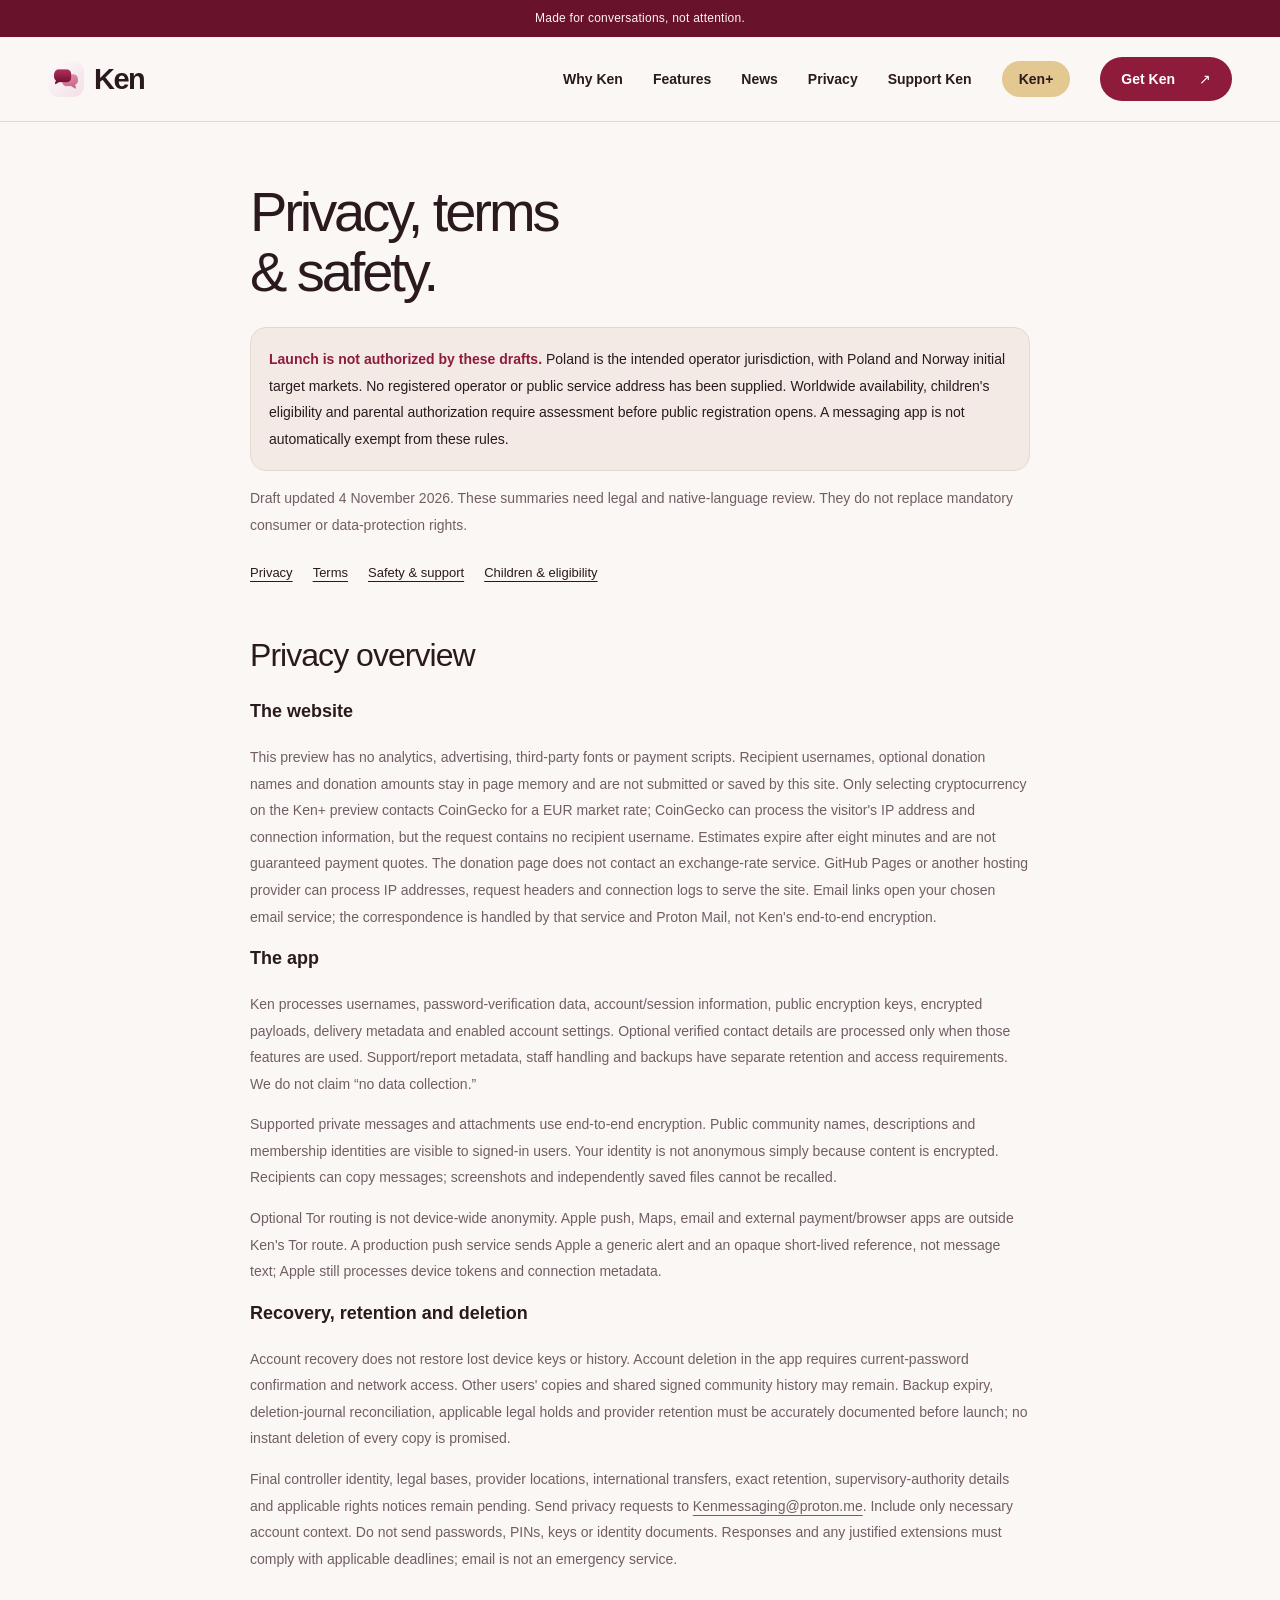
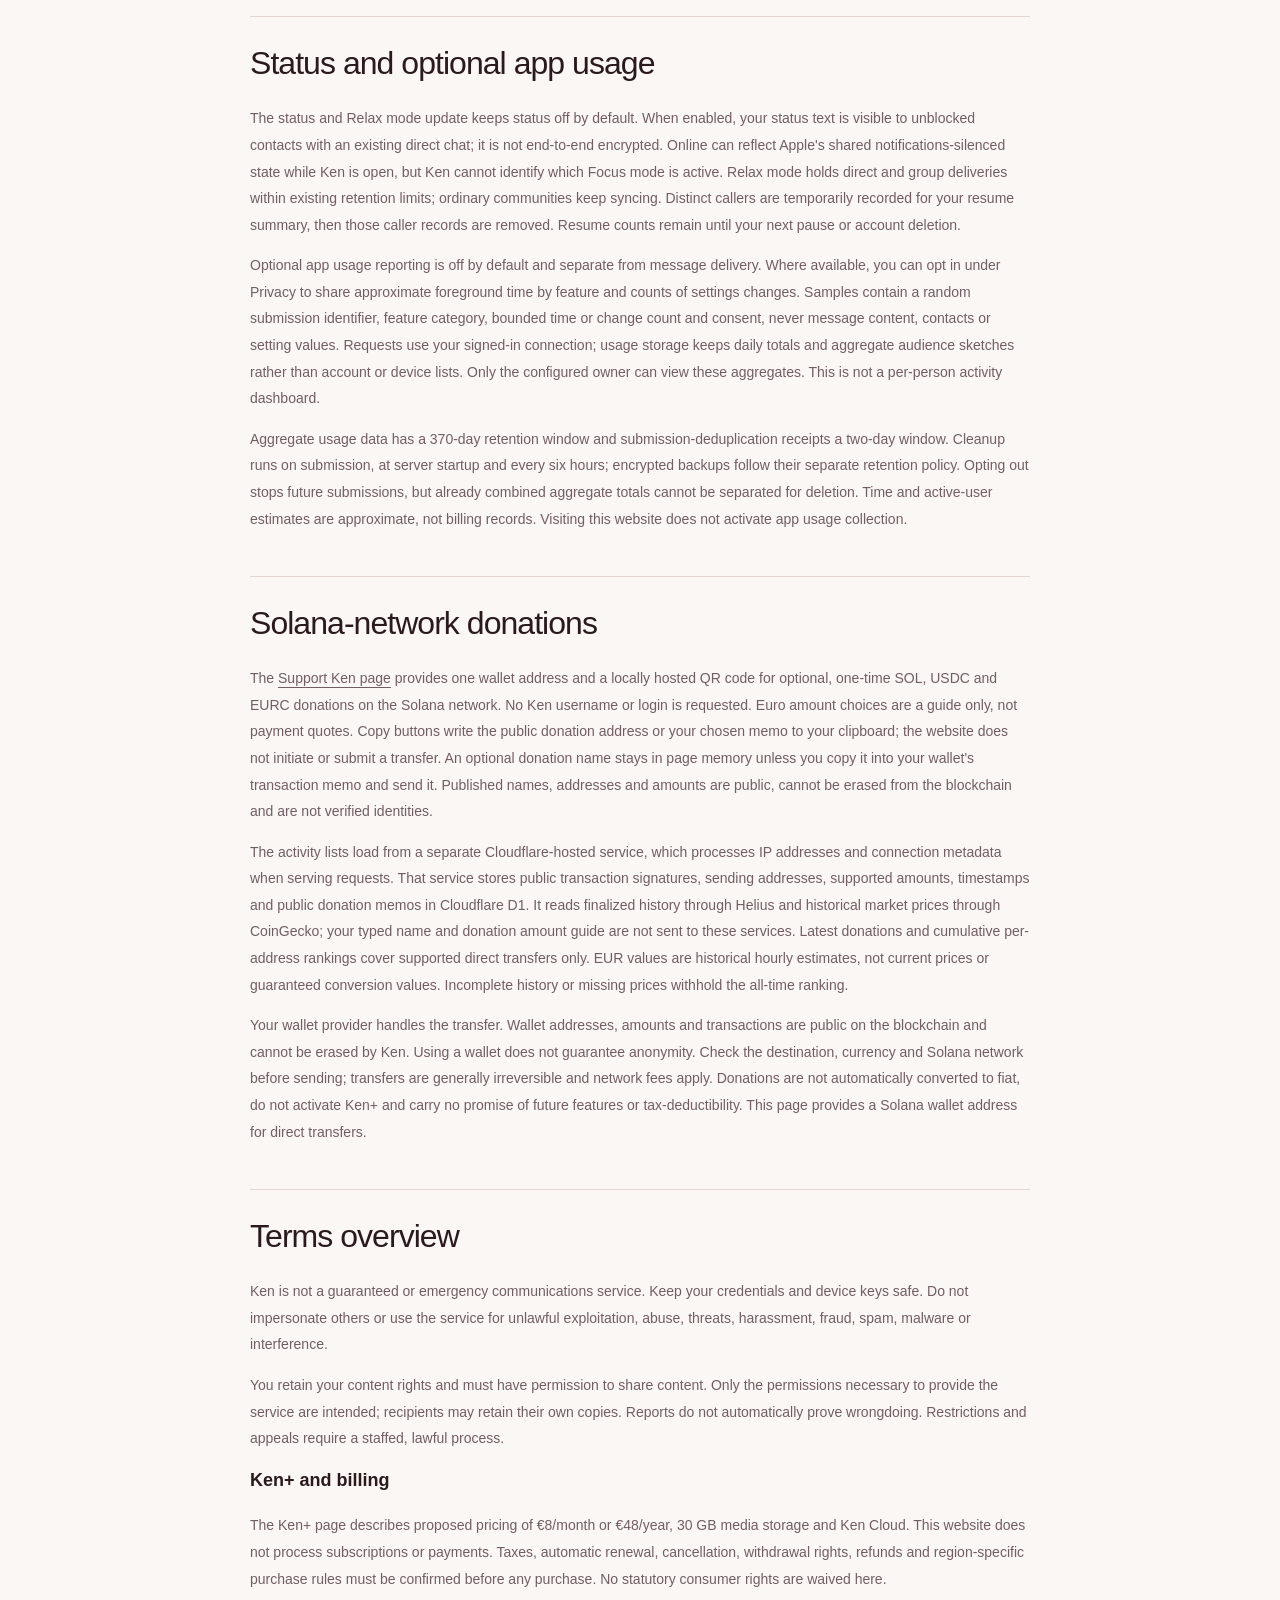
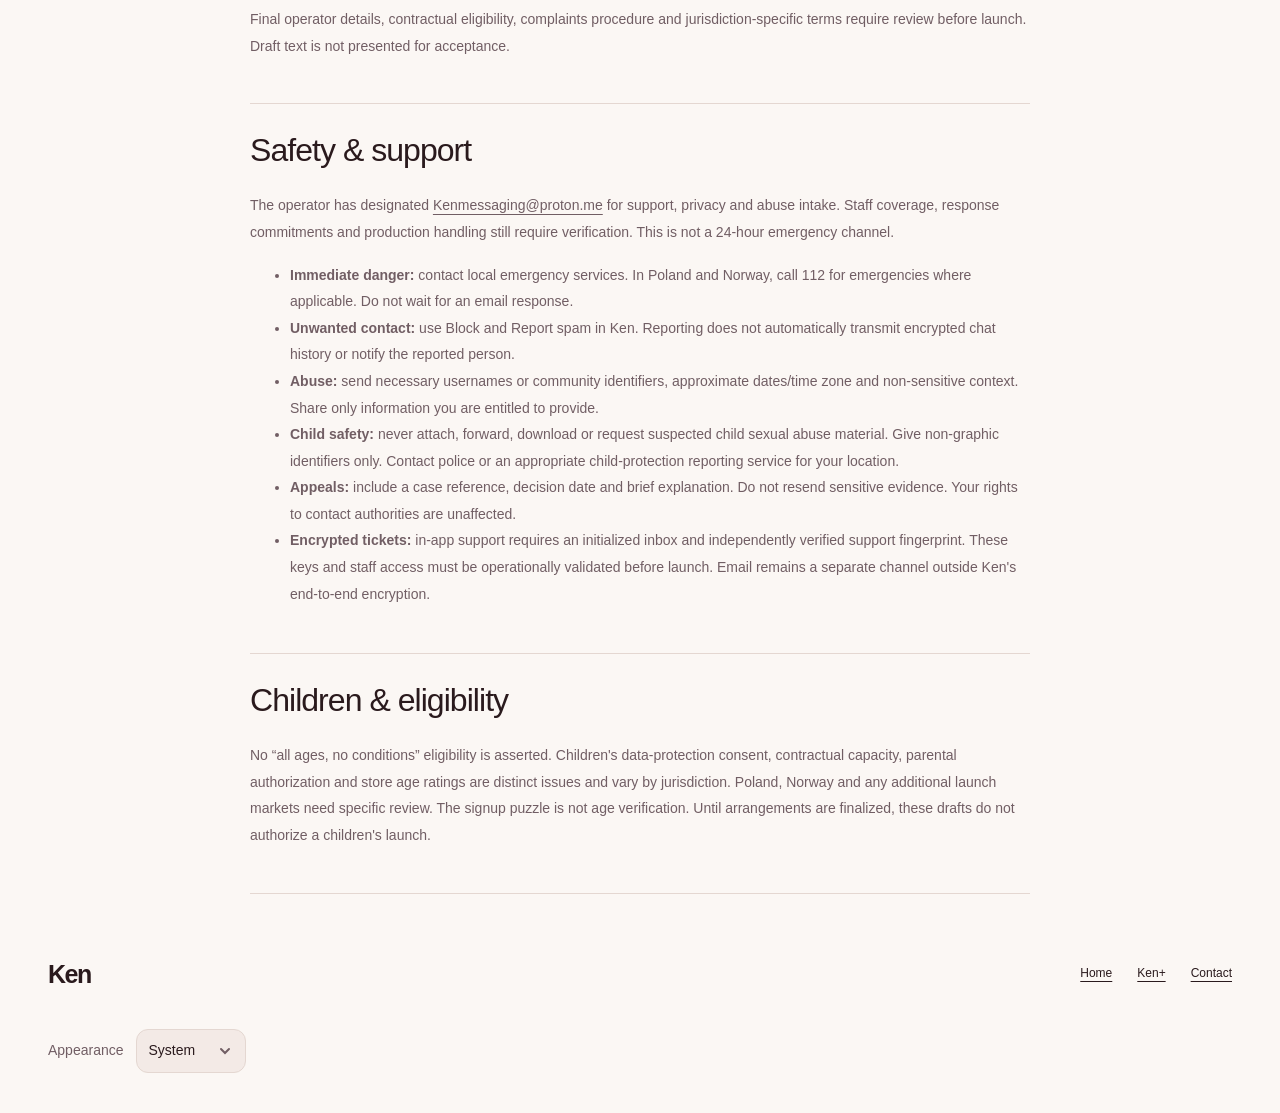
<file: legal.html>
<!doctype html>
<html lang="en"><head><meta charset="utf-8"><meta name="viewport" content="width=device-width, initial-scale=1"><meta name="robots" content="noindex"><meta name="theme-color" content="#8E1B3A"><title>Ken — Privacy, terms & safety drafts</title><link rel="icon" href="ken-logo.png" type="image/png"><link rel="stylesheet" href="styles.css?v=20261112"><script src="site.js?v=20261111" defer></script></head><body>
<a class="skip" href="#main">Skip to content</a><div class="announcement">Made for conversations, not attention.</div>
<header class="header"><nav class="wrap navigation" aria-label="Main navigation"><a class="brand" href="https://kenmessaging.app/" aria-label="Ken home"><img src="ken-logo.png" width="36" height="36" alt="">Ken</a><button class="menu-button" aria-expanded="false" aria-controls="nav-links">Menu</button><div class="nav-links" id="nav-links"><a href="https://kenmessaging.app/#why-ken">Why Ken</a><a href="https://kenmessaging.app/features.html">Features</a><a href="https://news.kenmessaging.app/">News</a><a href="https://kenmessaging.app/#privacy">Privacy</a><a href="https://kenmessaging.app/donate.html">Support Ken</a><a class="plus-link" href="https://kenmessaging.app/ken-plus.html" aria-label="Ken+">Ken<span aria-hidden="true">+</span></a><a class="button small" href="https://kenmessaging.app/#get-ken">Get Ken <span aria-hidden="true">↗</span></a></div></nav></header>
<main class="wrap legal" id="main"><h1>Privacy, terms<br>& safety.</h1><p class="notice"><strong>Launch is not authorized by these drafts.</strong> Poland is the intended operator jurisdiction, with Poland and Norway initial target markets. No registered operator or public service address has been supplied. Worldwide availability, children's eligibility and parental authorization require assessment before public registration opens. A messaging app is not automatically exempt from these rules.</p><p>Draft updated 4 November 2026. These summaries need legal and native-language review. They do not replace mandatory consumer or data-protection rights.</p><nav class="legal-nav" aria-label="On this page"><a href="#privacy">Privacy</a><a href="#terms">Terms</a><a href="#safety">Safety & support</a><a href="#children">Children & eligibility</a></nav>
<section id="privacy"><h2>Privacy overview</h2><h3>The website</h3><p>This preview has no analytics, advertising, third-party fonts or payment scripts. Recipient usernames, optional donation names and donation amounts stay in page memory and are not submitted or saved by this site. Only selecting cryptocurrency on the Ken+ preview contacts CoinGecko for a EUR market rate; CoinGecko can process the visitor's IP address and connection information, but the request contains no recipient username. Estimates expire after eight minutes and are not guaranteed payment quotes. The donation page does not contact an exchange-rate service. GitHub Pages or another hosting provider can process IP addresses, request headers and connection logs to serve the site. Email links open your chosen email service; the correspondence is handled by that service and Proton Mail, not Ken's end-to-end encryption.</p><h3>The app</h3><p>Ken processes usernames, password-verification data, account/session information, public encryption keys, encrypted payloads, delivery metadata and enabled account settings. Optional verified contact details are processed only when those features are used. Support/report metadata, staff handling and backups have separate retention and access requirements. We do not claim “no data collection.”</p><p>Supported private messages and attachments use end-to-end encryption. Public community names, descriptions and membership identities are visible to signed-in users. Your identity is not anonymous simply because content is encrypted. Recipients can copy messages; screenshots and independently saved files cannot be recalled.</p><p>Optional Tor routing is not device-wide anonymity. Apple push, Maps, email and external payment/browser apps are outside Ken's Tor route. A production push service sends Apple a generic alert and an opaque short-lived reference, not message text; Apple still processes device tokens and connection metadata.</p><h3>Recovery, retention and deletion</h3><p>Account recovery does not restore lost device keys or history. Account deletion in the app requires current-password confirmation and network access. Other users' copies and shared signed community history may remain. Backup expiry, deletion-journal reconciliation, applicable legal holds and provider retention must be accurately documented before launch; no instant deletion of every copy is promised.</p><p>Final controller identity, legal bases, provider locations, international transfers, exact retention, supervisory-authority details and applicable rights notices remain pending. Send privacy requests to <a href="mailto:Kenmessaging@proton.me?subject=Ken%20privacy%20request">Kenmessaging@proton.me</a>. Include only necessary account context. Do not send passwords, PINs, keys or identity documents. Responses and any justified extensions must comply with applicable deadlines; email is not an emergency service.</p></section>
<section id="app-privacy-controls"><h2>Status and optional app usage</h2><p>The status and Relax mode update keeps status off by default. When enabled, your status text is visible to unblocked contacts with an existing direct chat; it is not end-to-end encrypted. Online can reflect Apple's shared notifications-silenced state while Ken is open, but Ken cannot identify which Focus mode is active. Relax mode holds direct and group deliveries within existing retention limits; ordinary communities keep syncing. Distinct callers are temporarily recorded for your resume summary, then those caller records are removed. Resume counts remain until your next pause or account deletion.</p><p>Optional app usage reporting is off by default and separate from message delivery. Where available, you can opt in under Privacy to share approximate foreground time by feature and counts of settings changes. Samples contain a random submission identifier, feature category, bounded time or change count and consent, never message content, contacts or setting values. Requests use your signed-in connection; usage storage keeps daily totals and aggregate audience sketches rather than account or device lists. Only the configured owner can view these aggregates. This is not a per-person activity dashboard.</p><p>Aggregate usage data has a 370-day retention window and submission-deduplication receipts a two-day window. Cleanup runs on submission, at server startup and every six hours; encrypted backups follow their separate retention policy. Opting out stops future submissions, but already combined aggregate totals cannot be separated for deletion. Time and active-user estimates are approximate, not billing records. Visiting this website does not activate app usage collection.</p></section>
<section id="donations"><h2>Solana-network donations</h2><p>The <a href="donate.html">Support Ken page</a> provides one wallet address and a locally hosted QR code for optional, one-time SOL, USDC and EURC donations on the Solana network. No Ken username or login is requested. Euro amount choices are a guide only, not payment quotes. Copy buttons write the public donation address or your chosen memo to your clipboard; the website does not initiate or submit a transfer. An optional donation name stays in page memory unless you copy it into your wallet's transaction memo and send it. Published names, addresses and amounts are public, cannot be erased from the blockchain and are not verified identities.</p><p>The activity lists load from a separate Cloudflare-hosted service, which processes IP addresses and connection metadata when serving requests. That service stores public transaction signatures, sending addresses, supported amounts, timestamps and public donation memos in Cloudflare D1. It reads finalized history through Helius and historical market prices through CoinGecko; your typed name and donation amount guide are not sent to these services. Latest donations and cumulative per-address rankings cover supported direct transfers only. EUR values are historical hourly estimates, not current prices or guaranteed conversion values. Incomplete history or missing prices withhold the all-time ranking.</p><p>Your wallet provider handles the transfer. Wallet addresses, amounts and transactions are public on the blockchain and cannot be erased by Ken. Using a wallet does not guarantee anonymity. Check the destination, currency and Solana network before sending; transfers are generally irreversible and network fees apply. Donations are not automatically converted to fiat, do not activate Ken+ and carry no promise of future features or tax-deductibility. This page provides a Solana wallet address for direct transfers.</p></section>
<section id="terms"><h2>Terms overview</h2><p>Ken is not a guaranteed or emergency communications service. Keep your credentials and device keys safe. Do not impersonate others or use the service for unlawful exploitation, abuse, threats, harassment, fraud, spam, malware or interference.</p><p>You retain your content rights and must have permission to share content. Only the permissions necessary to provide the service are intended; recipients may retain their own copies. Reports do not automatically prove wrongdoing. Restrictions and appeals require a staffed, lawful process.</p><h3>Ken+ and billing</h3><p>The Ken+ page describes proposed pricing of €8/month or €48/year, 30 GB media storage and Ken Cloud. This website does not process subscriptions or payments. Taxes, automatic renewal, cancellation, withdrawal rights, refunds and region-specific purchase rules must be confirmed before any purchase. No statutory consumer rights are waived here.</p><p>Final operator details, contractual eligibility, complaints procedure and jurisdiction-specific terms require review before launch. Draft text is not presented for acceptance.</p></section>
<section id="safety"><h2>Safety & support</h2><p>The operator has designated <a href="mailto:Kenmessaging@proton.me">Kenmessaging@proton.me</a> for support, privacy and abuse intake. Staff coverage, response commitments and production handling still require verification. This is not a 24-hour emergency channel.</p><ul><li><strong>Immediate danger:</strong> contact local emergency services. In Poland and Norway, call 112 for emergencies where applicable. Do not wait for an email response.</li><li><strong>Unwanted contact:</strong> use Block and Report spam in Ken. Reporting does not automatically transmit encrypted chat history or notify the reported person.</li><li><strong>Abuse:</strong> send necessary usernames or community identifiers, approximate dates/time zone and non-sensitive context. Share only information you are entitled to provide.</li><li><strong>Child safety:</strong> never attach, forward, download or request suspected child sexual abuse material. Give non-graphic identifiers only. Contact police or an appropriate child-protection reporting service for your location.</li><li><strong>Appeals:</strong> include a case reference, decision date and brief explanation. Do not resend sensitive evidence. Your rights to contact authorities are unaffected.</li><li><strong>Encrypted tickets:</strong> in-app support requires an initialized inbox and independently verified support fingerprint. These keys and staff access must be operationally validated before launch. Email remains a separate channel outside Ken's end-to-end encryption.</li></ul></section>
<section id="children"><h2>Children & eligibility</h2><p>No “all ages, no conditions” eligibility is asserted. Children's data-protection consent, contractual capacity, parental authorization and store age ratings are distinct issues and vary by jurisdiction. Poland, Norway and any additional launch markets need specific review. The signup puzzle is not age verification. Until arrangements are finalized, these drafts do not authorize a children's launch.</p></section>
</main><footer class="wrap footer"><a class="brand" href="./">Ken</a><nav aria-label="Footer"><a href="./">Home</a><a href="ken-plus.html">Ken+</a><a href="mailto:Kenmessaging@proton.me">Contact</a></nav><label class="theme-choice">Appearance <select data-theme-choice><option value="system">System</option><option value="light">Light</option><option value="dark">Dark</option></select></label></footer></body></html>
</file>
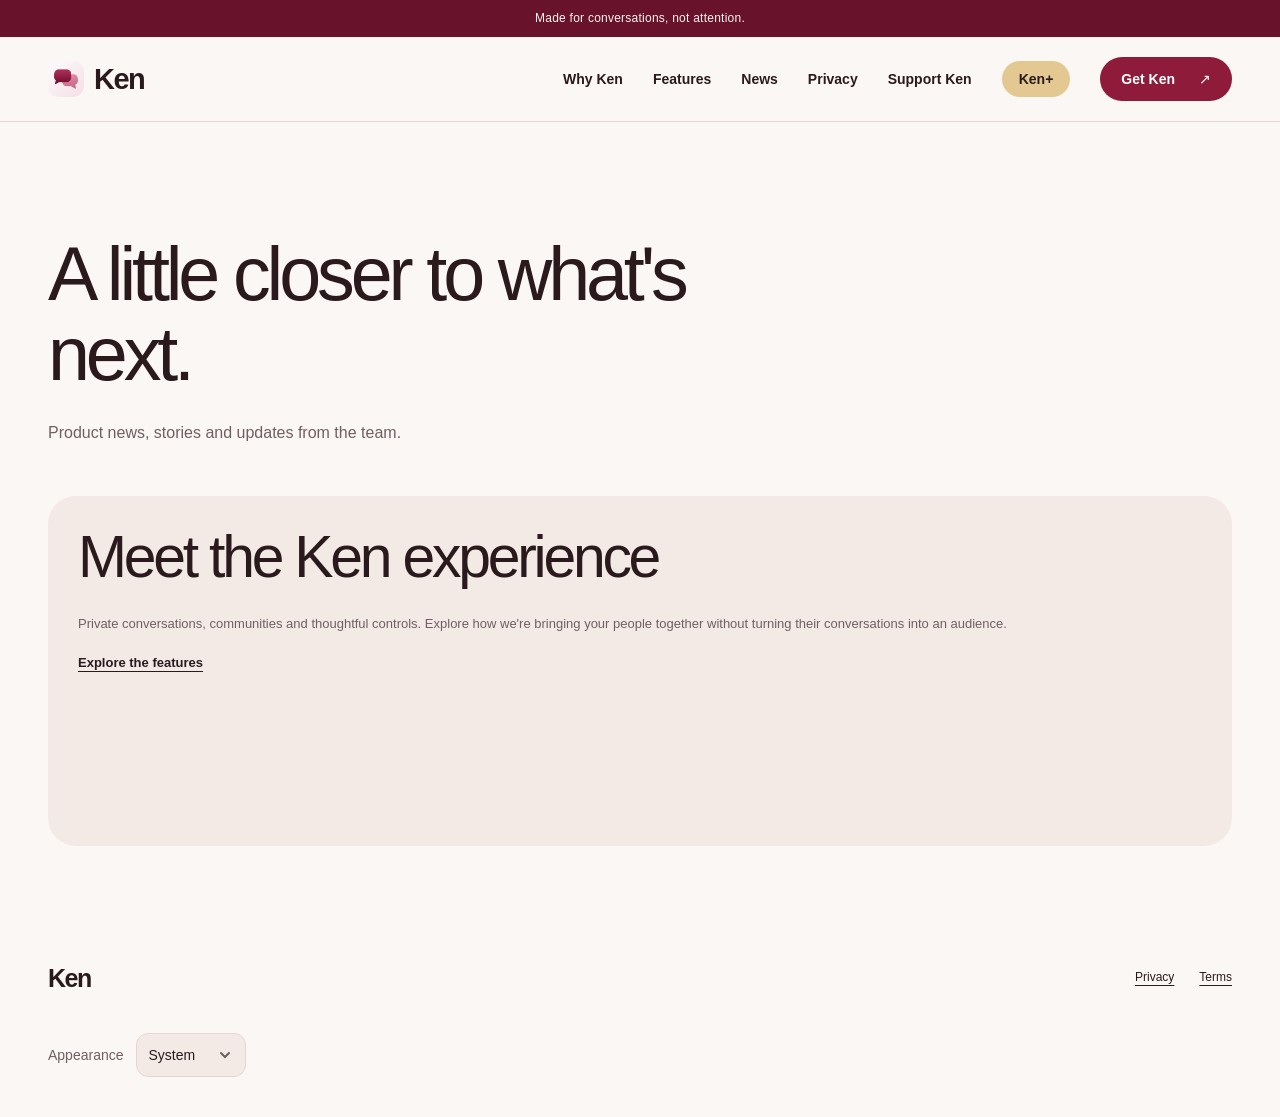
<file: news.html>
<!doctype html>
<html lang="en">
<head><meta charset="utf-8"><meta name="viewport" content="width=device-width, initial-scale=1"><meta name="description" content="News and updates from Ken, the privacy-first messenger."><link rel="canonical" href="https://kenmessaging.app/news.html"><title>Ken — News</title><link rel="icon" href="ken-logo.png"><link rel="stylesheet" href="styles.css?v=20261112"><script src="site.js?v=20261111" defer></script></head>
<body><a class="skip" href="#main">Skip to content</a>
<div class="announcement">Made for conversations, not attention.</div>
<header class="header"><nav class="wrap navigation" aria-label="Main navigation"><a class="brand" href="https://kenmessaging.app/" aria-label="Ken home"><img src="ken-logo.png" width="36" height="36" alt="">Ken</a><button class="menu-button" aria-expanded="false" aria-controls="nav-links">Menu</button><div class="nav-links" id="nav-links"><a href="https://kenmessaging.app/#why-ken">Why Ken</a><a href="https://kenmessaging.app/features.html">Features</a><a href="https://news.kenmessaging.app/">News</a><a href="https://kenmessaging.app/#privacy">Privacy</a><a href="https://kenmessaging.app/donate.html">Support Ken</a><a class="plus-link" href="https://kenmessaging.app/ken-plus.html" aria-label="Ken+">Ken<span aria-hidden="true">+</span></a><a class="button small" href="https://kenmessaging.app/#get-ken">Get Ken <span aria-hidden="true">↗</span></a></div></nav></header>
<main class="wrap section" id="main"><div class="section-heading"><h1>A little closer to what's next.</h1><p>Product news, stories and updates from the team.</p></div><article class="feature"><h2>Meet the Ken experience</h2><p>Private conversations, communities and thoughtful controls. Explore how we're bringing your people together without turning their conversations into an audience.</p><a class="text-link" href="features.html">Explore the features</a></article></main>
<footer class="wrap footer"><a class="brand" href="https://kenmessaging.app/">Ken</a><nav aria-label="Footer"><a href="legal.html#privacy">Privacy</a><a href="legal.html#terms">Terms</a></nav><label class="theme-choice">Appearance <select data-theme-choice><option value="system">System</option><option value="light">Light</option><option value="dark">Dark</option></select></label></footer>
</body></html>
</file>
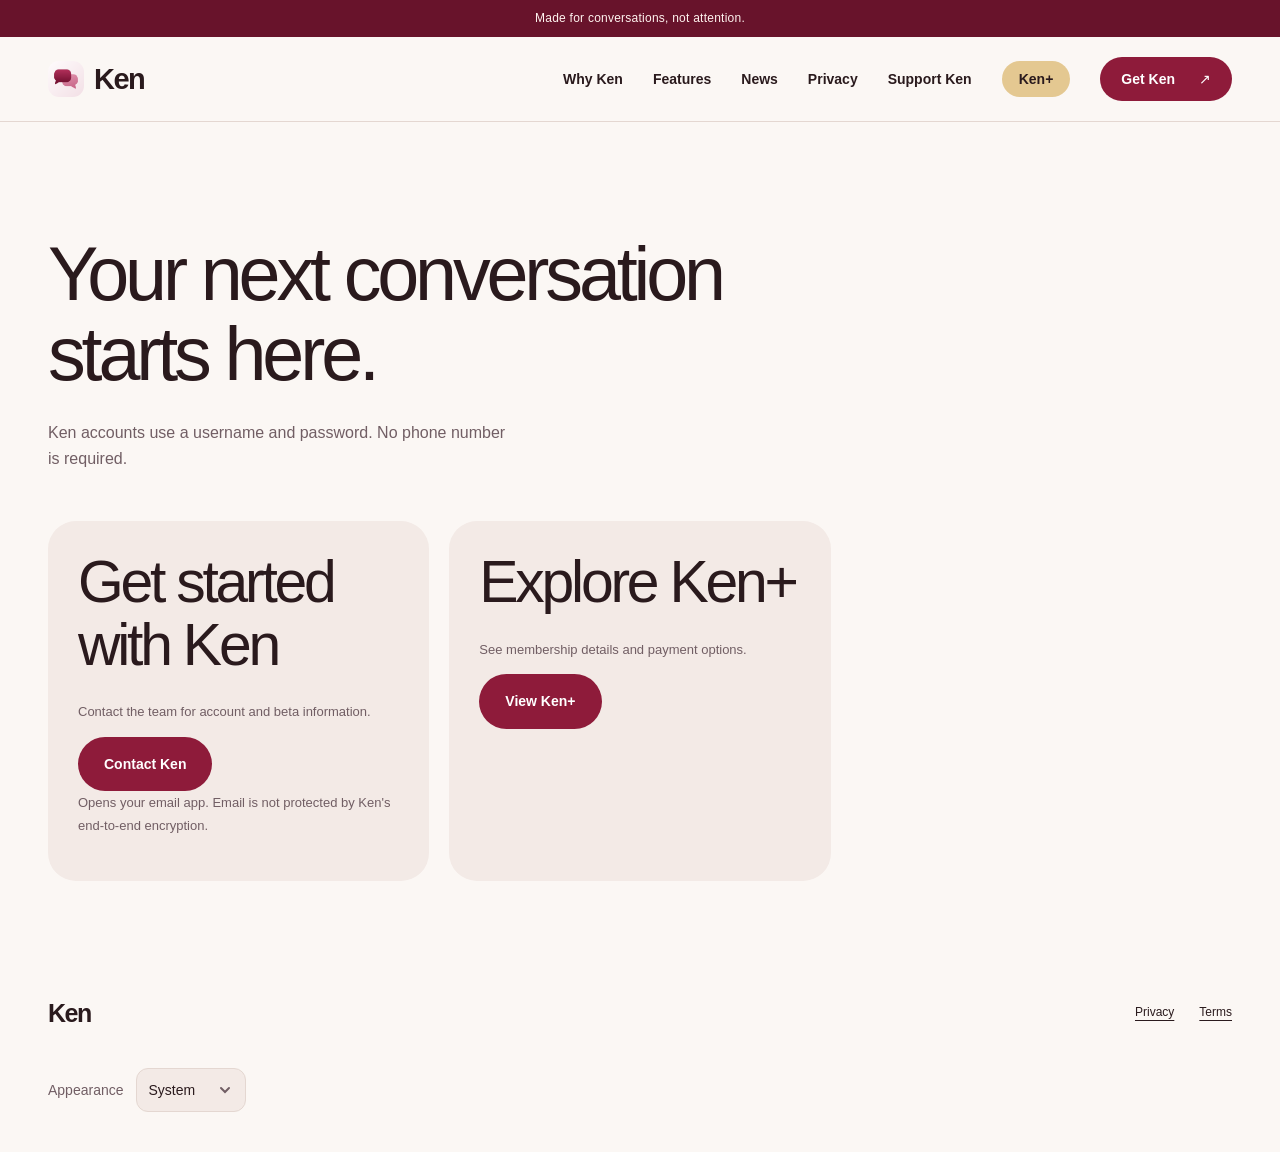
<file: register.html>
<!doctype html>
<html lang="en">
<head><meta charset="utf-8"><meta name="viewport" content="width=device-width, initial-scale=1"><meta name="description" content="Ken account registration and the Ken+ billing preview."><link rel="canonical" href="https://kenmessaging.app/register.html"><title>Ken — Get started</title><link rel="icon" href="ken-logo.png"><link rel="stylesheet" href="styles.css?v=20261112"><script src="site.js?v=20261111" defer></script></head>
<body><a class="skip" href="#main">Skip to content</a>
<div class="announcement">Made for conversations, not attention.</div>
<header class="header"><nav class="wrap navigation" aria-label="Main navigation"><a class="brand" href="https://kenmessaging.app/" aria-label="Ken home"><img src="ken-logo.png" width="36" height="36" alt="">Ken</a><button class="menu-button" aria-expanded="false" aria-controls="nav-links">Menu</button><div class="nav-links" id="nav-links"><a href="https://kenmessaging.app/#why-ken">Why Ken</a><a href="https://kenmessaging.app/features.html">Features</a><a href="https://news.kenmessaging.app/">News</a><a href="https://kenmessaging.app/#privacy">Privacy</a><a href="https://kenmessaging.app/donate.html">Support Ken</a><a class="plus-link" href="https://kenmessaging.app/ken-plus.html" aria-label="Ken+">Ken<span aria-hidden="true">+</span></a><a class="button small" href="https://kenmessaging.app/#get-ken">Get Ken <span aria-hidden="true">↗</span></a></div></nav></header>
<main class="wrap section" id="main"><div class="section-heading"><h1>Your next conversation starts here.</h1><p>Ken accounts use a username and password. No phone number is required.</p></div><div class="feature-grid"><article class="feature"><h2>Get started with Ken</h2><p>Contact the team for account and beta information.</p><a class="button" href="mailto:Kenmessaging@proton.me?subject=Ken%20enquiry">Contact Ken</a><p class="hint">Opens your email app. Email is not protected by Ken's end-to-end encryption.</p></article><article class="feature"><h2>Explore Ken+</h2><p>See membership details and payment options.</p><a class="button" href="ken-plus.html">View Ken+</a></article></div></main>
<footer class="wrap footer"><a class="brand" href="https://kenmessaging.app/">Ken</a><nav aria-label="Footer"><a href="legal.html#privacy">Privacy</a><a href="legal.html#terms">Terms</a></nav><label class="theme-choice">Appearance <select data-theme-choice><option value="system">System</option><option value="light">Light</option><option value="dark">Dark</option></select></label></footer>
</body></html>
</file>
<file: styles.css>
:root{color-scheme:light;--bg:#FBF7F4;--surface:#F3EAE6;--ink:#2A1A1D;--muted:#715E64;--wine:#8E1B3A;--wine-dark:#68132B;--line:#E4D7D1;--teal:#2E7D74;--gold:#E4C891;--radius:28px;font-family:Inter,ui-sans-serif,-apple-system,BlinkMacSystemFont,"Segoe UI",sans-serif;font-synthesis:none}
:root[data-theme=dark]{color-scheme:dark;--bg:#181316;--surface:#261D22;--ink:#F6EDF0;--muted:#C3ADB6;--wine:#EE9FB6;--wine-dark:#F0B0C2;--line:#503A44;--teal:#83CEC0}
:root[data-theme=dark] .header{background:rgba(24,19,22,.96)}
:root[data-theme=dark] .announcement,:root[data-theme=dark] .get-section{background:#521329;color:#F6EDF0}
:root[data-theme=dark] .button,:root[data-theme=dark] .send-icon{background:#9E294C;color:#fff}
:root[data-theme=dark] .button:hover{background:#B0395E}
:root[data-theme=dark] .button.light{background:#F6EDF0;color:#68132B}
:root[data-theme=dark] .button.light:hover{background:#EADBD4;color:#68132B!important}
:root[data-theme=dark] .plus-link,:root[data-theme=dark] ::selection{color:#2A1A1D}
:root[data-theme=dark] .hero-art{background:#302129}
:root[data-theme=dark] .art-orbit{border-color:#61414E}
:root[data-theme=dark] .phone{border-color:#76515F;box-shadow:0 28px 55px #0006}
:root[data-theme=dark] .phone-island{background:#76515F}
:root[data-theme=dark] .outgoing,:root[data-theme=dark] .mini-bubbles span:last-child{background:#4C2938}
:root[data-theme=dark] .floating-note,:root[data-theme=dark] .mini-bubbles span{background:#30252B}
:root[data-theme=dark] .lock-icon{background:#243D36}
:root[data-theme=dark] .feature-icon{border-color:var(--line)}
:root[data-theme=dark] .feature-controls{background:#202D29}
:root[data-theme=dark] .feature-community{background:#30232B}
:root[data-theme=dark] .control-demo,:root[data-theme=dark] .community-demo{background:var(--bg)}
:root[data-theme=dark] .privacy-section{color:var(--ink)}
:root[data-theme=dark] .plus-card{background:#30271F;border-color:#66503A}
:root[data-theme=dark] .price-pair{border-color:#66503A}
:root[data-theme=dark] .option input:checked+.option-content{background:#432333}
:root[data-theme=dark] #recipient-username::placeholder{color:#A49A9F}
@media(prefers-color-scheme:dark){
  :root:not([data-theme]){color-scheme:dark;--bg:#181316;--surface:#261D22;--ink:#F6EDF0;--muted:#C3ADB6;--wine:#EE9FB6;--wine-dark:#F0B0C2;--line:#503A44;--teal:#83CEC0}
  :root:not([data-theme]) .header{background:rgba(24,19,22,.96)}
  :root:not([data-theme]) .announcement,:root:not([data-theme]) .get-section{background:#521329;color:#F6EDF0}
  :root:not([data-theme]) .button,:root:not([data-theme]) .send-icon{background:#9E294C;color:#fff}
  :root:not([data-theme]) .button:hover{background:#B0395E}
  :root:not([data-theme]) .button.light{background:#F6EDF0;color:#68132B}
  :root:not([data-theme]) .button.light:hover{background:#EADBD4;color:#68132B!important}
  :root:not([data-theme]) .plus-link,:root:not([data-theme]) ::selection{color:#2A1A1D}
  :root:not([data-theme]) .hero-art{background:#302129}
  :root:not([data-theme]) .art-orbit{border-color:#61414E}
  :root:not([data-theme]) .phone{border-color:#76515F;box-shadow:0 28px 55px #0006}
  :root:not([data-theme]) .phone-island{background:#76515F}
  :root:not([data-theme]) .outgoing,:root:not([data-theme]) .mini-bubbles span:last-child{background:#4C2938}
  :root:not([data-theme]) .floating-note,:root:not([data-theme]) .mini-bubbles span{background:#30252B}
  :root:not([data-theme]) .lock-icon{background:#243D36}
  :root:not([data-theme]) .feature-icon{border-color:var(--line)}
  :root:not([data-theme]) .feature-controls{background:#202D29}
  :root:not([data-theme]) .feature-community{background:#30232B}
  :root:not([data-theme]) .control-demo,:root:not([data-theme]) .community-demo{background:var(--bg)}
  :root:not([data-theme]) .privacy-section{color:var(--ink)}
  :root:not([data-theme]) .plus-card{background:#30271F;border-color:#66503A}
  :root:not([data-theme]) .price-pair{border-color:#66503A}
  :root:not([data-theme]) .option input:checked+.option-content{background:#432333}
  :root:not([data-theme]) #recipient-username::placeholder{color:#A49A9F}
}
em{font-style:normal}
.field-label{display:block;font-weight:600;margin-bottom:10px}
.estimate-card{padding:22px;border:1px solid var(--line);border-radius:20px;background:var(--surface)}
.theme-choice{display:flex;align-items:center;gap:12px;color:var(--muted);font-size:14px}
.theme-choice select{appearance:none;font:inherit;color:var(--ink);background:var(--surface) url("data:image/svg+xml,%3Csvg xmlns='http://www.w3.org/2000/svg' width='12' height='8' viewBox='0 0 12 8'%3E%3Cpath d='m2 2 4 4 4-4' fill='none' stroke='%23715E64' stroke-width='2' stroke-linecap='round'/%3E%3C/svg%3E") no-repeat right 14px center;border:1px solid var(--line);border-radius:12px;min-height:44px;min-width:110px;padding:8px 38px 8px 12px}
.sol-donation{display:grid;grid-template-columns:minmax(0,1fr);gap:24px;align-items:center;margin-top:24px}
.sol-donation h2{font-size:clamp(36px,5vw,52px)}
.wallet-address{display:block;overflow-wrap:anywhere;font-size:16px;padding:14px;border:1px solid var(--line);border-radius:14px;background:var(--bg);margin-bottom:16px;user-select:all}
.wallet-qr{margin:0;text-align:center;justify-self:center}
.wallet-qr img{display:block;background:#fff;border-radius:12px}
.wallet-qr figcaption{font-size:12px;color:var(--muted);margin-top:12px}
@media(max-width:760px){.sol-donation{grid-template-columns:minmax(0,1fr)}.wallet-qr{justify-self:center}}
.estimate-amount{font-size:clamp(20px,4vw,27px);font-weight:600;overflow-wrap:anywhere}
.checkout-form section{min-width:0}
.checkout-form #donation-name,.checkout-form #donation-sender{box-sizing:border-box;margin-bottom:12px;display:block;width:100%;min-height:48px;padding:12px;border:1px solid var(--line);border-radius:14px;background:var(--bg);color:var(--ink);font:inherit}
#recipient-username,#custom-amount{box-sizing:border-box;min-width:0;font-size:16px}
#recipient-username::placeholder{color:#808080;opacity:1}
#recipient-username,#custom-amount,#prepaid-months{display:block;width:100%;max-width:100%;min-height:48px;border:1px solid var(--line);border-radius:14px;padding:12px;background:var(--bg);color:var(--ink);font:inherit;margin-bottom:12px}
.order-card dd{overflow-wrap:anywhere;min-width:0}
.phone .chat-header{gap:6px}
.phone .chat-contact{min-width:0}
.phone .chat-contact small{font-size:6px;white-space:nowrap}
.chat-actions{display:flex;gap:8px;margin-left:auto;align-items:center;color:var(--wine)}
.phone-icon{width:16px;height:16px;flex-shrink:0;fill:none;stroke:currentColor;stroke-width:1.8;stroke-linecap:round;stroke-linejoin:round}
.phone-composer{display:flex;align-items:center;gap:7px;margin-top:18px;color:var(--wine)}
.phone .phone-compose{flex:1;min-width:0;margin:0;gap:8px;padding:10px}
.phone-composer .send-icon{flex-shrink:0}
.outgoing-message{display:flex;flex-direction:column;align-items:flex-end;margin:16px 0}
.phone .outgoing-message .outgoing{margin:0}
.message-receipt{font-size:7px;color:var(--muted);padding:4px 8px 0}
.message-receipt span{color:var(--teal)}
.menu-button{color:var(--wine-dark);white-space:nowrap;flex-shrink:0;align-items:center;gap:10px;min-height:44px}
.menu-button::after{content:"";width:7px;height:7px;border-right:2px solid currentColor;border-bottom:2px solid currentColor;transform:rotate(45deg);margin-top:-4px}
.menu-button[aria-expanded=true]::after{transform:rotate(225deg);margin-top:4px}
@media(max-width:760px){
  .header .navigation{position:relative;flex-wrap:nowrap;gap:12px}
  .header .brand{flex-shrink:0}
  .js .header .menu-button{display:inline-flex;margin-left:auto}
  .header .nav-links{flex-direction:column;align-items:stretch}
  .js .header .nav-links{position:absolute;top:calc(100% + 8px);right:0;width:min(320px,100%);padding:14px;background:var(--bg);border:1px solid var(--line);border-radius:20px;box-shadow:0 16px 40px #2A1A1D20;gap:4px;max-height:calc(100dvh - 150px);overflow-y:auto}
  .header .nav-links>a{padding:12px 16px;min-height:44px;border-radius:12px}
  .header .nav-links .button{margin:8px 0 0}
  html:not(.js) .header .navigation{flex-wrap:wrap}
}
*{box-sizing:border-box}html{scroll-behavior:smooth;scroll-padding-top:100px}body{margin:0;background:var(--bg);color:var(--ink);font-size:16px;line-height:1.6;-webkit-font-smoothing:antialiased}a{color:inherit;text-underline-offset:4px}button,input{font:inherit}button,a,input,summary{touch-action:manipulation}button{cursor:pointer}img{max-width:100%}::selection{background:var(--gold);color:var(--ink)}:focus-visible{outline:3px solid var(--teal);outline-offset:5px}[hidden]{display:none!important}.wrap{width:min(1200px,calc(100% - 96px));margin-inline:auto}.skip{position:fixed;top:-100px;left:16px;background:var(--bg);padding:12px;z-index:100}.skip:focus{top:12px}.announcement{background:var(--wine-dark);color:#FFF3EF;text-align:center;padding:9px 20px;font-size:12px;letter-spacing:.02em}.announcement span{opacity:.8;margin-left:10px}.header{position:sticky;top:0;z-index:20;background:rgba(251,247,244,.96);border-bottom:1px solid var(--line);backdrop-filter:blur(16px)}.navigation{display:flex;align-items:center;justify-content:space-between;min-height:84px;gap:24px}.brand{display:inline-flex;align-items:center;gap:10px;font-size:29px;font-weight:700;letter-spacing:-1.5px;text-decoration:none}.brand img{border-radius:11px}.nav-links{display:flex;align-items:center;gap:30px;font-size:14px;font-weight:550}.nav-links>a:not(.button){text-decoration:none}.nav-links>a:hover{color:var(--wine)}.plus-link{background:var(--gold);color:var(--ink);padding:7px 17px;border-radius:30px;font-weight:750}.button{display:inline-flex;align-items:center;justify-content:center;gap:24px;background:var(--wine);color:#fff;border:1px solid transparent;border-radius:100px;padding:15px 25px;font-size:14px;font-weight:600;text-decoration:none;transition:background .15s,transform .15s;min-height:48px}.button:hover{background:var(--wine-dark);transform:translateY(-2px);color:#fff!important}.button.small{padding:10px 20px;min-height:44px}.button.light{background:var(--bg);color:var(--wine-dark)}.button.light:hover{background:#EADBD4;color:var(--wine-dark)!important}.button:disabled{opacity:.6;cursor:not-allowed;transform:none}.menu-button{display:none;background:none;border:1px solid var(--line);border-radius:30px;padding:9px 16px}.hero{display:grid;grid-template-columns:1.12fr 1fr;align-items:center;gap:45px;padding-block:86px 74px}.eyebrow{font-size:11px;text-transform:uppercase;letter-spacing:.13em;font-weight:650;margin:0 0 24px;color:var(--muted)}.status-dot{display:inline-block;width:7px;height:7px;background:var(--teal);border-radius:50%;margin-right:7px}h1,h2,h3,p{margin-top:0}h1,h2{font-weight:500;letter-spacing:-.055em;line-height:1.06}h1{font-size:clamp(48px,5.9vw,80px);margin-bottom:26px}h1 em,h2 em{font-family:Georgia,"Times New Roman",serif;font-weight:400;color:var(--wine)}.intro{color:var(--muted);font-size:17px;line-height:1.8;max-width:49ch}.actions{display:flex;align-items:center;gap:23px;flex-wrap:wrap;margin-top:30px}.text-link{font-size:13px;font-weight:600;display:inline-flex;align-items:center;gap:14px}.caption{font-size:11px;line-height:1.7;color:var(--muted);margin:18px 0 0}.hero-art{position:relative;display:grid;place-items:center;min-height:590px;background:#F0E3DD;border-radius:240px 240px 150px 150px;overflow:hidden}.art-orbit{position:absolute;border:1px solid #D7BFB6;border-radius:50%;width:580px;height:580px}.orbit-one{transform:translate(160px,10px)}.orbit-two{transform:translate(-120px,170px)}.phone{background:var(--bg);border:7px solid #331C24;border-radius:44px;width:263px;min-height:509px;position:relative;padding:14px 12px 12px;box-shadow:0 28px 55px #4A1A3026;transform:rotate(5deg);z-index:2;margin:30px 0 45px}.phone-island{background:#331C24;border-radius:20px;position:absolute;top:10px;left:85px;width:79px;height:18px}.phone-status{display:flex;justify-content:space-between;font-size:8px;font-weight:750;margin:0 3px 25px}.chat-header{display:flex;align-items:center;gap:8px;font-size:10px;padding-bottom:14px;border-bottom:1px solid var(--line)}.chat-header>span:first-child{font-size:24px}.avatar{display:grid;place-items:center;background:linear-gradient(140deg,#69132D,#B4385D);color:#fff;border-radius:50%;width:36px;height:36px;flex-shrink:0}.chat-header small{display:block;color:var(--teal);font-size:7px}.chat-more{margin-left:auto;font-size:20px}.chat-date{font-size:7px;color:var(--muted);text-align:center;margin:15px 0}.bubble{font-size:10px;line-height:1.5;padding:11px 12px;border-radius:14px;width:fit-content;max-width:91%;margin-bottom:12px}.incoming{background:var(--surface);border-bottom-left-radius:3px}.outgoing{background:#ECD6DC;margin-left:auto;border-bottom-right-radius:3px}.bubble small{display:block;text-align:right;font-size:6px;margin-top:5px;color:var(--muted)}.bubble small span{color:var(--teal)}.chat-photo{width:85%;height:118px;margin:0 0 12px auto;border-radius:14px;position:relative;overflow:hidden;background:linear-gradient(#B17869,#E2B79E 60%,#9FAD9F 61%)}.sun{width:33px;height:33px;border-radius:50%;background:#F8D8AF;position:absolute;top:36px;left:65px}.water{position:absolute;width:250px;height:90px;bottom:-48px;left:-30px;border-radius:50%;background:#58796F;transform:rotate(-8deg)}.chat-photo span{position:absolute;bottom:8px;left:10px;color:#fff;font-size:7px}.phone-compose{margin-top:20px;border:1px solid var(--line);border-radius:24px;display:flex;align-items:center;justify-content:space-between;padding:5px 5px 5px 12px;color:var(--muted);font-size:9px}.send-icon{background:var(--wine);color:white;width:24px;height:24px;border-radius:50%;display:grid;place-items:center;font-size:16px}.floating-note{position:absolute;top:123px;left:14px;z-index:3;box-shadow:0 8px 26px #4A1A3015;background:#fff;border-radius:16px;padding:12px 14px;transform:rotate(-7deg);font-size:10px;display:flex;align-items:center;gap:8px}.lock-icon{color:var(--teal);background:#E3EEEA;border-radius:50%;padding:4px 8px}.illustration-label{font-size:9px;color:var(--muted);position:absolute;bottom:10px}.principles{display:flex;justify-content:space-between;gap:20px;padding:26px 0;border-top:1px solid var(--line);border-bottom:1px solid var(--line);font-size:12px;color:var(--muted)}.principles span::before{content:"✓";color:var(--teal);margin-right:10px}.section{padding-block:112px}.section-heading{max-width:690px;margin-bottom:50px}h2{font-size:clamp(36px,4.6vw,59px);margin-bottom:24px}.section-heading>p:last-child{max-width:52ch;color:var(--muted)}.feature-grid{display:grid;grid-template-columns:repeat(3,1fr);gap:20px}.feature{border-radius:var(--radius);background:var(--surface);padding:30px;overflow:hidden;min-height:350px}.feature-icon{color:var(--wine);font-size:11px;border-bottom:1px solid #CEB5BB;display:inline-block;margin-bottom:32px}.feature h3{font-size:21px;font-weight:550;letter-spacing:-.03em;line-height:1.25}.feature p{font-size:13px;color:var(--muted);line-height:1.8}.feature-controls{background:#E9EEEA}.feature-community{background:#EDE5E6}.mini-bubbles{margin-top:25px;display:grid;gap:10px;font-size:11px}.mini-bubbles span{padding:8px 12px;background:#fff;border-radius:13px;width:fit-content}.mini-bubbles span:last-child{background:#E7CDD5;margin-left:auto}.control-demo{padding:15px;background:#FBF7F4;border-radius:16px;display:flex;align-items:center;justify-content:space-between;font-size:11px;margin-top:35px;gap:12px}.toggle{display:inline-block;width:35px;height:21px;background:var(--teal);border-radius:20px;position:relative}.toggle::after{content:"";position:absolute;width:15px;height:15px;border-radius:50%;background:#fff;right:3px;top:3px}.community-demo{display:flex;gap:12px;align-items:center;font-size:12px;background:#FBF7F4;padding:15px;border-radius:18px;margin-top:25px}.community-demo small{font-size:10px;color:var(--muted)}.privacy-section{background:#2A1720;color:var(--bg);padding-block:100px}.privacy-grid{display:grid;grid-template-columns:1fr 1fr;gap:95px;align-items:center}.privacy-section .eyebrow,.privacy-section .intro{color:#D0BFC5}.privacy-section h2 em{color:#EA9CAE}.privacy-points article{display:flex;gap:23px;padding:26px 0;border-bottom:1px solid #593E49}.privacy-points article:first-child{padding-top:0}.privacy-points article:last-child{border:0}.privacy-points article>span{font-size:10px;color:#7ECABE;line-height:30px}.privacy-points h3{font-size:18px;font-weight:500;margin-bottom:10px}.privacy-points p{font-size:13px;color:#D0BFC5;margin:0;line-height:1.8}.plus-section{display:grid;grid-template-columns:1.2fr 1fr;gap:100px;align-items:center}.plus-badge{display:inline-block;background:var(--gold);border-radius:30px;color:#3E2C20;font-size:13px;font-weight:700;padding:5px 16px;margin-bottom:24px}.plus-card{background:#F2E9DA;border:1px solid #DFCCAD;border-radius:var(--radius);padding:38px}.plus-card h3{font-size:60px;font-weight:500;letter-spacing:-.06em;line-height:1;margin-bottom:20px}.plus-card>p:not(.eyebrow):not(.caption){font-size:14px;color:var(--muted)}.price-pair{display:flex;align-items:center;gap:25px;padding-top:20px;border-top:1px solid #DDCEB7;margin-top:25px}.price-pair p{margin:0}.price-pair strong{font-size:29px;font-weight:500}.price-pair span{display:block;font-size:11px;color:var(--muted)}.faq-section{padding-top:20px;display:grid;grid-template-columns:1fr 1.1fr;gap:90px}.faq-list{border-top:1px solid var(--line)}details{border-bottom:1px solid var(--line);padding:22px 0}summary{cursor:pointer;font-size:15px;font-weight:550;padding-right:25px}details p{font-size:13px;color:var(--muted);margin:16px 0 0;line-height:1.8}.get-section{background:var(--wine-dark);color:var(--bg);border-radius:36px;padding:70px 30px;text-align:center;margin-bottom:70px}.get-section h2 em{color:#E9A3B4}.get-section .eyebrow,.get-section .caption{color:#E4C5CE}.get-section>p:not(.eyebrow):not(.caption){font-size:15px;color:#EAD9DF}.footer{display:grid;grid-template-columns:1fr 1.5fr;gap:35px;padding-bottom:40px}.footer .brand{font-size:25px}.footer>div>p{font-size:12px;color:var(--muted);margin-top:12px}.footer nav{display:flex;gap:25px;align-items:flex-start;justify-content:flex-end;flex-wrap:wrap;font-size:12px;padding-top:10px}.footer-note{grid-column:1/-1;font-size:10px;color:var(--muted);max-width:90ch;border-top:1px solid var(--line);padding-top:20px}.payment-hero{max-width:780px;padding-block:65px 35px}.payment-hero h1{font-size:64px}.checkout-grid{display:grid;grid-template-columns:1.3fr 1fr;gap:65px;align-items:start;padding-bottom:80px}.checkout-form{display:grid;gap:30px}.checkout-form fieldset{margin:0;padding:0;border:0;min-width:0}.checkout-form legend{font-size:20px;font-weight:550;margin-bottom:12px}.hint{font-size:13px;color:var(--muted)}.plans{display:grid;grid-template-columns:1fr 1fr;gap:12px}.option{display:block;position:relative}.option input{position:absolute;left:18px;top:21px;accent-color:var(--wine);width:16px;height:16px}.option-content{display:block;border:1px solid var(--line);border-radius:18px;padding:18px 18px 18px 45px;height:100%}.option input:checked+.option-content{border-color:var(--wine);background:#F2E4E8;box-shadow:inset 0 0 0 1px var(--wine)}.option input:focus-visible+.option-content{outline:3px solid var(--teal);outline-offset:3px}.option-content strong{display:block;font-weight:550}.option-price{display:block;font-size:29px;margin-top:8px}.option-content small{display:block;font-size:11px;color:var(--muted)}.payment-methods{display:grid;gap:10px}.order-card{background:var(--surface);border:1px solid var(--line);border-radius:24px;padding:28px;position:sticky;top:110px}.order-card h2{font-size:29px;letter-spacing:-.03em}.order-card dl{margin:0}.order-card dl>div{display:flex;justify-content:space-between;gap:20px;padding:13px 0;border-bottom:1px solid var(--line);font-size:13px}.order-card dt{color:var(--muted)}.order-card dd{margin:0;text-align:right}.order-card .total{font-size:20px}.order-card .button{width:100%;margin-top:20px}.notice{padding:18px;border:1px solid var(--line);background:var(--surface);border-radius:16px;font-size:13px}.notice strong{color:var(--wine)}.legal{max-width:780px;padding-block:60px}.legal h1{font-size:56px}.legal h2{font-size:32px;letter-spacing:-.03em}.legal h3{font-size:18px}.legal section{padding-block:30px;border-bottom:1px solid var(--line)}.legal p,.legal li{font-size:14px;color:var(--muted);line-height:1.9}.legal .notice{color:var(--ink)}.legal-nav{display:flex;gap:20px;flex-wrap:wrap;font-size:13px;margin:25px 0}.save-note{color:var(--teal);font-size:13px}.account-example{border:1px dashed var(--line);border-radius:14px;padding:16px;font-size:13px;color:var(--muted)}
@media(min-width:1500px){.hero{padding-block:105px}}@media(max-width:1050px){.wrap{width:calc(100% - 56px)}.hero{gap:20px}.hero-art{min-height:550px}.floating-note{left:5px;font-size:9px}.nav-links{gap:20px}.privacy-grid,.plus-section{gap:50px}.feature{padding:24px}.faq-section{gap:45px}}@media(max-width:760px){.wrap{width:calc(100% - 40px)}.announcement{font-size:10px}.announcement span{display:block;margin:0}.navigation{min-height:70px;flex-wrap:wrap;padding-block:12px;gap:12px}.brand{font-size:26px}.nav-links{gap:14px;font-size:12px;width:100%;padding-bottom:8px;flex-wrap:wrap}.nav-links .button{margin-left:auto;padding:8px 13px}.menu-button{display:block}.js .nav-links{display:none}.js .nav-links.is-open{display:flex}.hero{grid-template-columns:1fr;padding-block:42px;gap:36px}.hero-copy{max-width:560px}.eyebrow{font-size:9px;margin-bottom:20px}h1{font-size:clamp(44px,9vw,65px)}.intro{font-size:15px}.actions{gap:18px}.hero-art{min-height:535px;max-width:440px;width:100%;justify-self:center;border-radius:200px 200px 100px 100px}.floating-note{left:15px;top:122px}.phone{margin-bottom:32px}.principles{gap:12px;flex-wrap:wrap;justify-content:flex-start;font-size:10px}.section{padding-block:65px}.section-heading{margin-bottom:30px}.feature-grid,.privacy-grid,.plus-section,.faq-section,.checkout-grid{grid-template-columns:1fr;gap:24px}.feature{min-height:0;padding:28px}.feature-icon{margin-bottom:25px}.privacy-section{padding-block:60px}.privacy-grid{gap:35px}.plus-section{gap:35px}.plus-card{padding:28px}.faq-section{padding-top:0}.faq-section .section-heading{margin-bottom:0}.get-section{padding:50px 20px;margin-bottom:45px;border-radius:25px}.footer{grid-template-columns:1fr;gap:20px}.footer nav{justify-content:flex-start;gap:18px}.footer-note{margin-top:0}.payment-hero{padding-block:45px 20px}.payment-hero h1{font-size:52px}.checkout-grid{padding-bottom:55px;gap:30px}.order-card{position:static}.legal h1{font-size:42px}.legal{padding-top:40px}}@media(prefers-reduced-motion:reduce){html{scroll-behavior:auto}*,*::before,*::after{transition:none!important;animation:none!important}}
.donation-lists { display: grid; grid-template-columns: repeat(auto-fit, minmax(min(100%, 300px), 1fr)); gap: 32px; }
.donation-lists ol { padding-left: 24px; }
.donation-lists li { padding: 12px 0; border-bottom: 1px solid var(--line); overflow-wrap: anywhere; }
.donation-lists li > * { display: block; }
.donation-lists li a { font-size: .85rem; }
#donation-activity { margin: 56px 0; }
</file>
